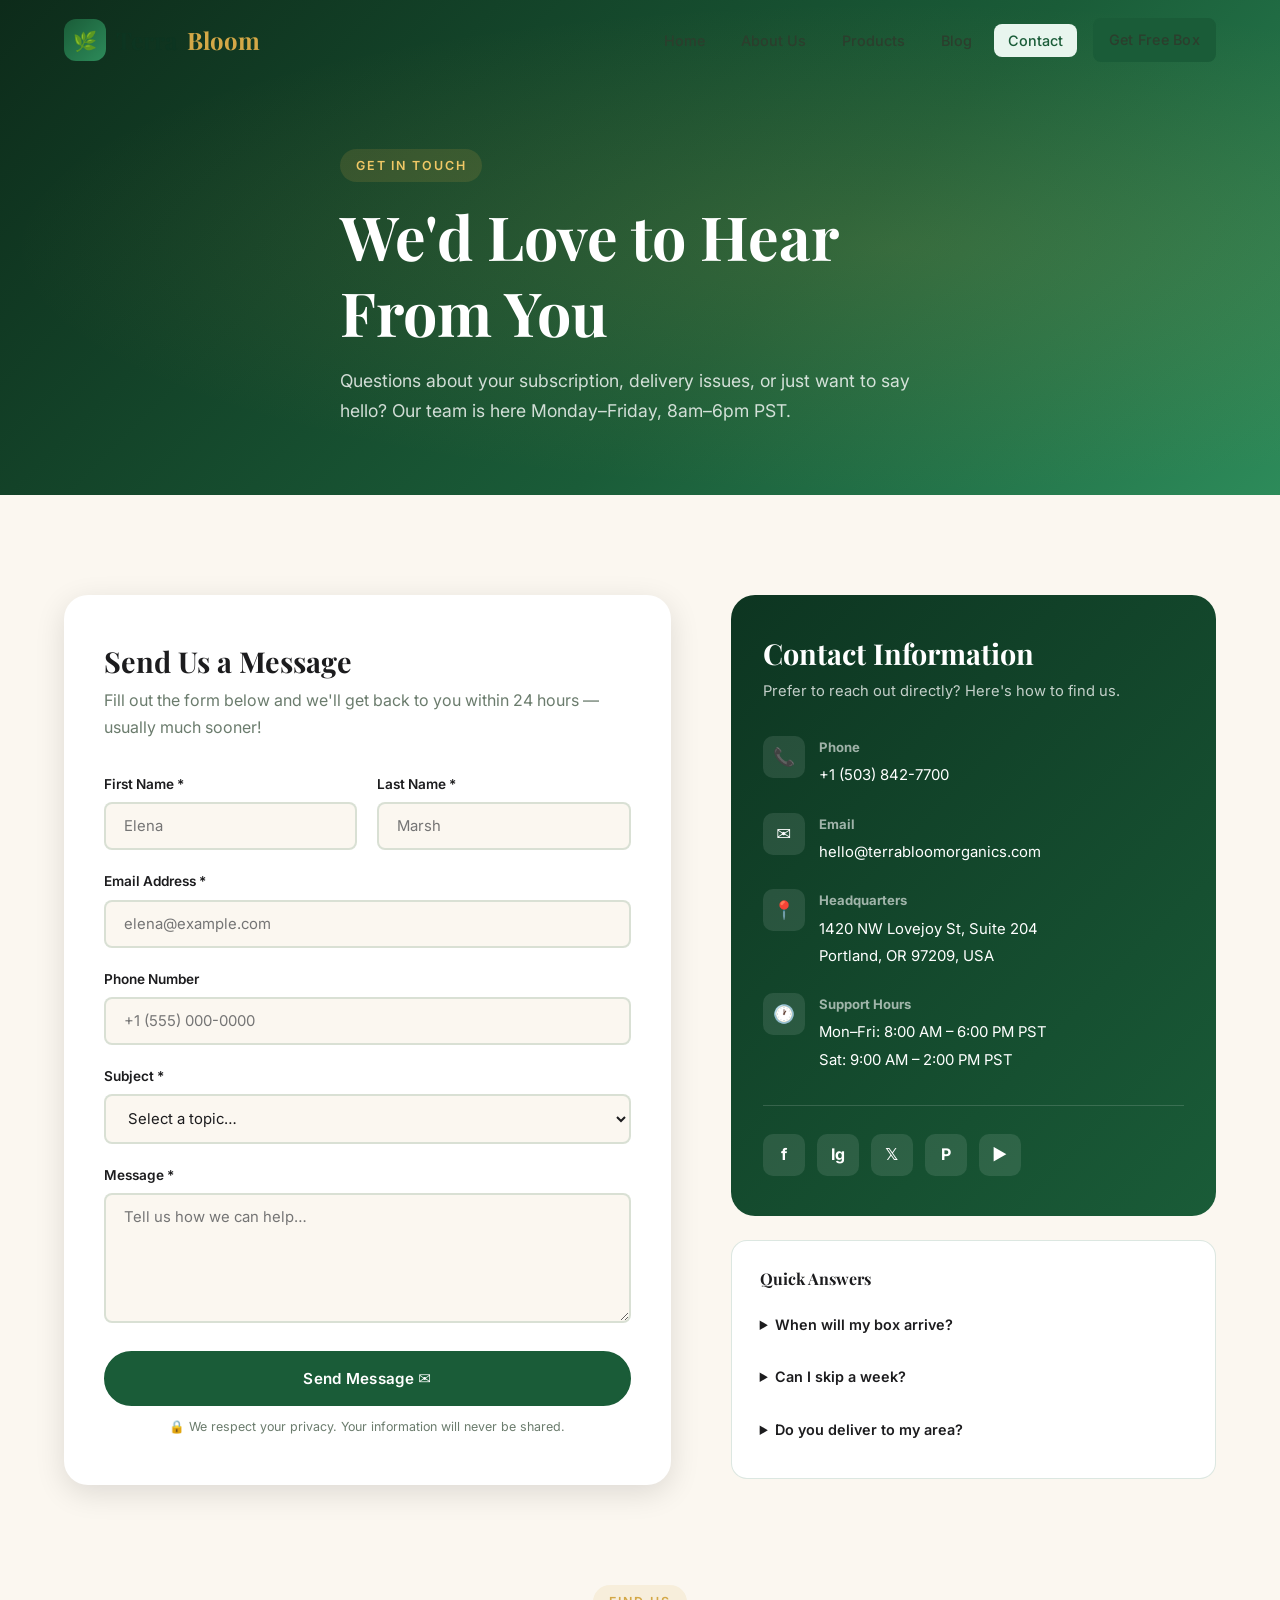
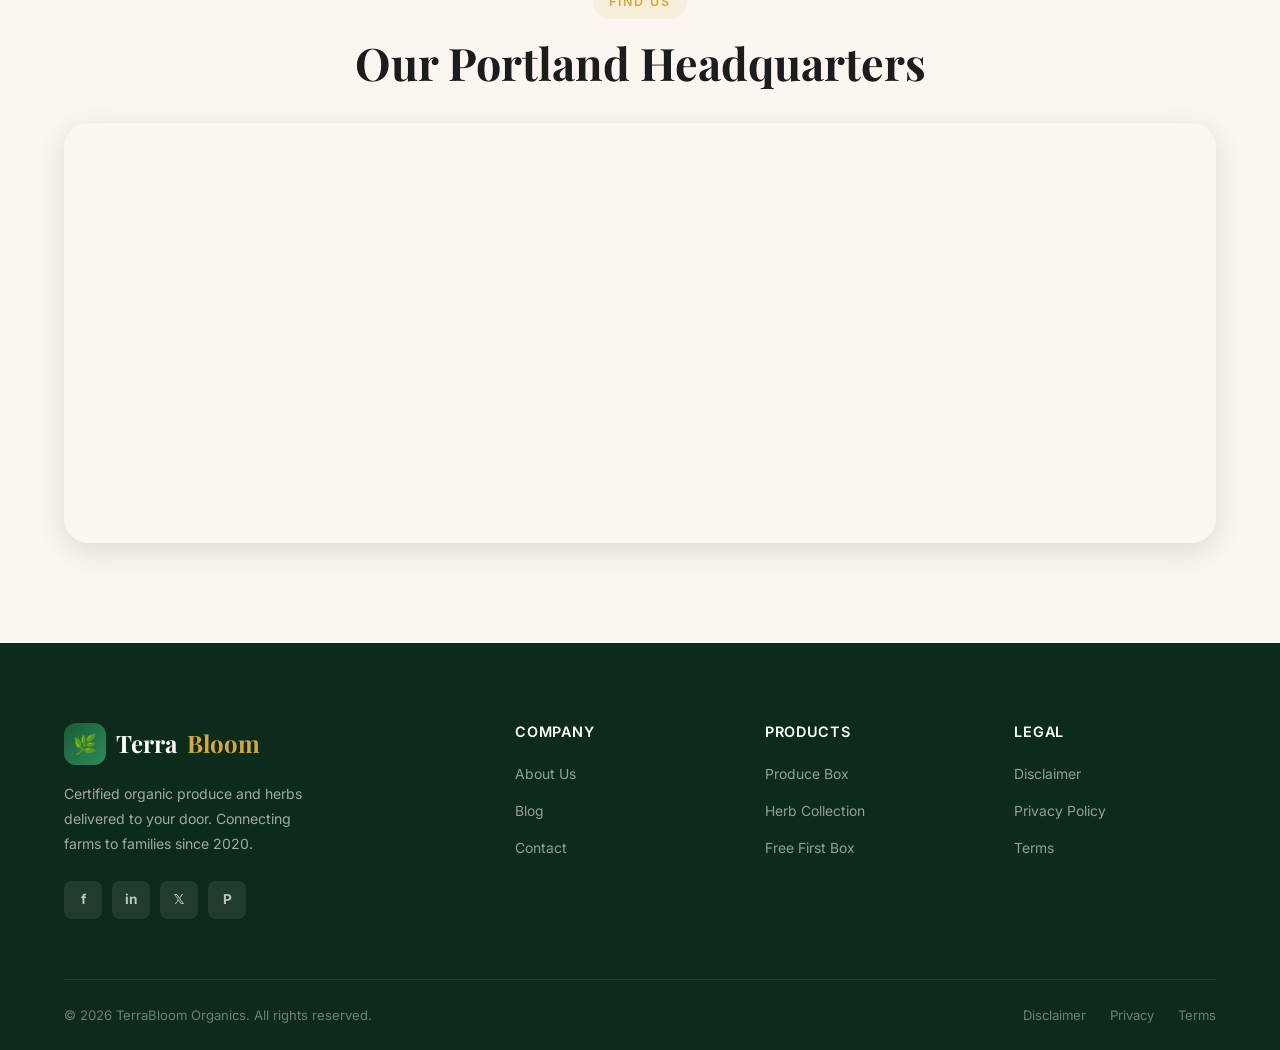
<file: terrabloom/contact.html>
<!DOCTYPE html>
<html lang="en">

<head>
    <meta charset="UTF-8" />
    <meta name="viewport" content="width=device-width, initial-scale=1.0" />
    <title>Contact Us — TerraBloom Organics</title>
    <meta name="description"
        content="Get in touch with TerraBloom Organics. Contact us by phone, email, or our online form. We're here to help with deliveries, subscriptions, and any questions." />
    <link rel="stylesheet" href="css/styles.css" />
</head>

<body>

    <!-- Navigation -->
    <nav class="navbar scrolled" id="navbar">
        <div class="container navbar-inner">
            <a href="index.html" class="logo">
                <div class="logo-icon">🌿</div>Terra<span>Bloom</span>
            </a>
            <ul class="nav-links" id="nav-links">
                <li><a href="index.html">Home</a></li>
                <li><a href="about.html">About Us</a></li>
                <li><a href="services.html">Products</a></li>
                <li><a href="blog.html">Blog</a></li>
                <li><a href="contact.html" class="active">Contact</a></li>
                <li><a href="landing.html" class="btn btn-primary btn-sm nav-cta">Get Free Box</a></li>
            </ul>
            <button class="hamburger" id="hamburger" aria-label="Toggle menu" aria-expanded="false">
                <span></span><span></span><span></span>
            </button>
        </div>
    </nav>

    <!-- PAGE HERO -->
    <section class="page-hero">
        <div class="container page-hero-content">
            <span class="section-label">Get in Touch</span>
            <h1>We'd Love to Hear <br>From You</h1>
            <p>Questions about your subscription, delivery issues, or just want to say hello? Our team is here
                Monday–Friday, 8am–6pm PST.</p>
        </div>
    </section>

    <!-- CONTACT SECTION -->
    <section class="section" style="background:var(--bg);">
        <div class="container">
            <div class="contact-grid">

                <!-- FORM -->
                <div class="contact-form-card reveal">
                    <h3>Send Us a Message</h3>
                    <p>Fill out the form below and we'll get back to you within 24 hours — usually much sooner!</p>
                    <form id="contact-form" novalidate>
                        <div class="form-row">
                            <div class="form-group">
                                <label for="first-name">First Name *</label>
                                <input type="text" id="first-name" name="first-name" placeholder="Elena" required />
                            </div>
                            <div class="form-group">
                                <label for="last-name">Last Name *</label>
                                <input type="text" id="last-name" name="last-name" placeholder="Marsh" required />
                            </div>
                        </div>
                        <div class="form-group">
                            <label for="email">Email Address *</label>
                            <input type="email" id="email" name="email" placeholder="elena@example.com" required />
                        </div>
                        <div class="form-group">
                            <label for="phone">Phone Number</label>
                            <input type="tel" id="phone" name="phone" placeholder="+1 (555) 000-0000" />
                        </div>
                        <div class="form-group">
                            <label for="subject">Subject *</label>
                            <select id="subject" name="subject" required>
                                <option value="" disabled selected>Select a topic…</option>
                                <option value="delivery">Delivery Question</option>
                                <option value="subscription">Subscription &amp; Billing</option>
                                <option value="products">Product Information</option>
                                <option value="partnership">Farm Partnership</option>
                                <option value="media">Media &amp; Press</option>
                                <option value="other">Other</option>
                            </select>
                        </div>
                        <div class="form-group">
                            <label for="message">Message *</label>
                            <textarea id="message" name="message" placeholder="Tell us how we can help…"
                                required></textarea>
                        </div>
                        <button type="submit" class="btn btn-primary"
                            style="width:100%;justify-content:center;padding:16px;">
                            Send Message ✉️
                        </button>
                        <p style="font-size:0.78rem;color:var(--text-light);margin-top:10px;text-align:center;">
                            🔒 We respect your privacy. Your information will never be shared.
                        </p>
                    </form>
                </div>

                <!-- CONTACT INFO -->
                <div>
                    <div class="contact-info-card reveal">
                        <h3>Contact Information</h3>
                        <p>Prefer to reach out directly? Here's how to find us.</p>

                        <div class="contact-item">
                            <div class="contact-item-icon">📞</div>
                            <div class="contact-item-text">
                                <strong>Phone</strong>
                                <span>+1 (503) 842-7700</span>
                            </div>
                        </div>
                        <div class="contact-item">
                            <div class="contact-item-icon">✉️</div>
                            <div class="contact-item-text">
                                <strong>Email</strong>
                                <span>hello@terrabloomorganics.com</span>
                            </div>
                        </div>
                        <div class="contact-item">
                            <div class="contact-item-icon">📍</div>
                            <div class="contact-item-text">
                                <strong>Headquarters</strong>
                                <span>1420 NW Lovejoy St, Suite 204<br>Portland, OR 97209, USA</span>
                            </div>
                        </div>
                        <div class="contact-item">
                            <div class="contact-item-icon">🕐</div>
                            <div class="contact-item-text">
                                <strong>Support Hours</strong>
                                <span>Mon–Fri: 8:00 AM – 6:00 PM PST<br>Sat: 9:00 AM – 2:00 PM PST</span>
                            </div>
                        </div>

                        <div class="social-links">
                            <a href="#" class="social-link" aria-label="Facebook">f</a>
                            <a href="#" class="social-link" aria-label="Instagram">Ig</a>
                            <a href="#" class="social-link" aria-label="Twitter">𝕏</a>
                            <a href="#" class="social-link" aria-label="Pinterest">P</a>
                            <a href="#" class="social-link" aria-label="YouTube">▶</a>
                        </div>
                    </div>

                    <!-- FAQ snippet -->
                    <div style="margin-top:24px;background:var(--white);border-radius:var(--radius-md);padding:28px;border:1px solid var(--border);"
                        class="reveal">
                        <h4 style="margin-bottom:1rem;font-size:1rem;">Quick Answers</h4>
                        <details style="margin-bottom:12px;">
                            <summary
                                style="cursor:pointer;font-size:0.9rem;font-weight:600;color:var(--dark);padding:8px 0;">
                                When will my box arrive?</summary>
                            <p style="font-size:0.85rem;padding:8px 0 4px;padding-left:12px;">Deliveries are made
                                Tuesday–Saturday. You'll receive an email with a 2-hour arrival window the morning of
                                your delivery day.</p>
                        </details>
                        <details style="margin-bottom:12px;">
                            <summary
                                style="cursor:pointer;font-size:0.9rem;font-weight:600;color:var(--dark);padding:8px 0;">
                                Can I skip a week?</summary>
                            <p style="font-size:0.85rem;padding:8px 0 4px;padding-left:12px;">Absolutely! Log in to your
                                account and skip up to 4 weeks in a row, no fees. Just make sure to do it before 11:59
                                PM on Sunday.</p>
                        </details>
                        <details>
                            <summary
                                style="cursor:pointer;font-size:0.9rem;font-weight:600;color:var(--dark);padding:8px 0;">
                                Do you deliver to my area?</summary>
                            <p style="font-size:0.85rem;padding:8px 0 4px;padding-left:12px;">We currently serve the
                                Pacific Northwest, California, Texas, and the Midwest. Enter your ZIP code at checkout
                                to confirm availability.</p>
                        </details>
                    </div>
                </div>

            </div>
        </div>
    </section>

    <!-- MAP -->
    <section class="map-section section" style="padding-top:0;">
        <div class="container">
            <div class="text-center" style="margin-bottom:2rem;">
                <span class="section-label">Find Us</span>
                <h2 class="section-title">Our Portland Headquarters</h2>
            </div>
            <div class="map-container reveal">
                <iframe
                    src="https://www.google.com/maps/embed?pb=!1m18!1m12!1m3!1d2794.9862!2d-122.6900!3d45.5271!2m3!1f0!2f0!3f0!3m2!1i1024!2i768!4f13.1!3m3!1m2!1s0x5495a0abcda28c3d%3A0x6b2de4ef9a34e439!2sNW%20Lovejoy%20St%2C%20Portland%2C%20OR%2097209!5e0!3m2!1sen!2sus!4v1700000000000!5m2!1sen!2sus"
                    allowfullscreen="" loading="lazy" referrerpolicy="no-referrer-when-downgrade"
                    title="TerraBloom Organics HQ Location Map">
                </iframe>
            </div>
        </div>
    </section>

    <!-- FOOTER -->
    <footer class="footer">
        <div class="container">
            <div class="footer-grid">
                <div class="footer-brand">
                    <a href="index.html" class="logo">
                        <div class="logo-icon">🌿</div>Terra<span>Bloom</span>
                    </a>
                    <p>Certified organic produce and herbs delivered to your door. Connecting farms to families since
                        2020.</p>
                    <div class="footer-socials">
                        <a href="#" class="footer-social">f</a><a href="#" class="footer-social">in</a>
                        <a href="#" class="footer-social">𝕏</a><a href="#" class="footer-social">P</a>
                    </div>
                </div>
                <div class="footer-col">
                    <h5>Company</h5>
                    <ul>
                        <li><a href="about.html">About Us</a></li>
                        <li><a href="blog.html">Blog</a></li>
                        <li><a href="contact.html">Contact</a></li>
                    </ul>
                </div>
                <div class="footer-col">
                    <h5>Products</h5>
                    <ul>
                        <li><a href="services.html">Produce Box</a></li>
                        <li><a href="services.html">Herb Collection</a></li>
                        <li><a href="landing.html">Free First Box</a></li>
                    </ul>
                </div>
                <div class="footer-col">
                    <h5>Legal</h5>
                    <ul>
                        <li><a href="disclaimer.html">Disclaimer</a></li>
                        <li><a href="#">Privacy Policy</a></li>
                        <li><a href="#">Terms</a></li>
                    </ul>
                </div>
            </div>
            <div class="footer-bottom">
                <span>© 2026 TerraBloom Organics. All rights reserved.</span>
                <div class="footer-bottom-links"><a href="disclaimer.html">Disclaimer</a><a href="#">Privacy</a><a
                        href="#">Terms</a></div>
            </div>
        </div>
    </footer>

    <script src="js/main.js"></script>
</body>

</html>
</file>
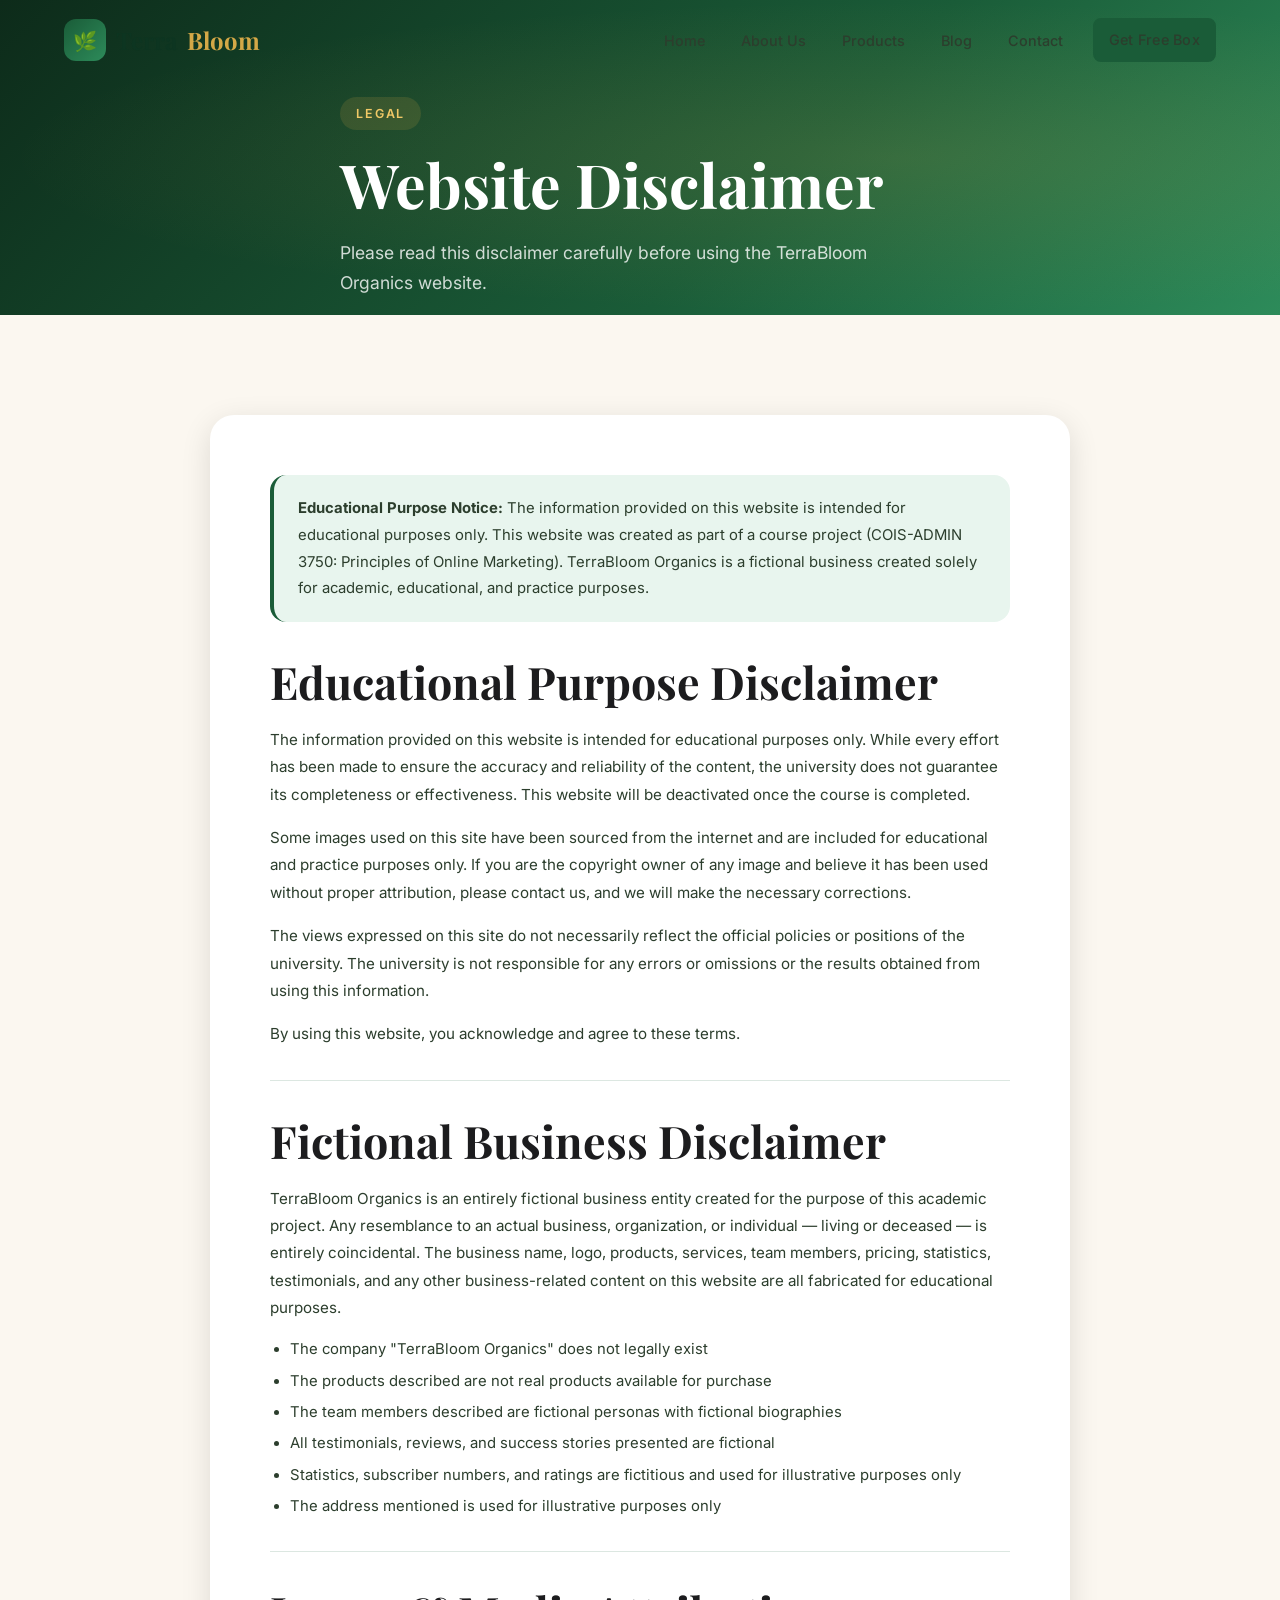
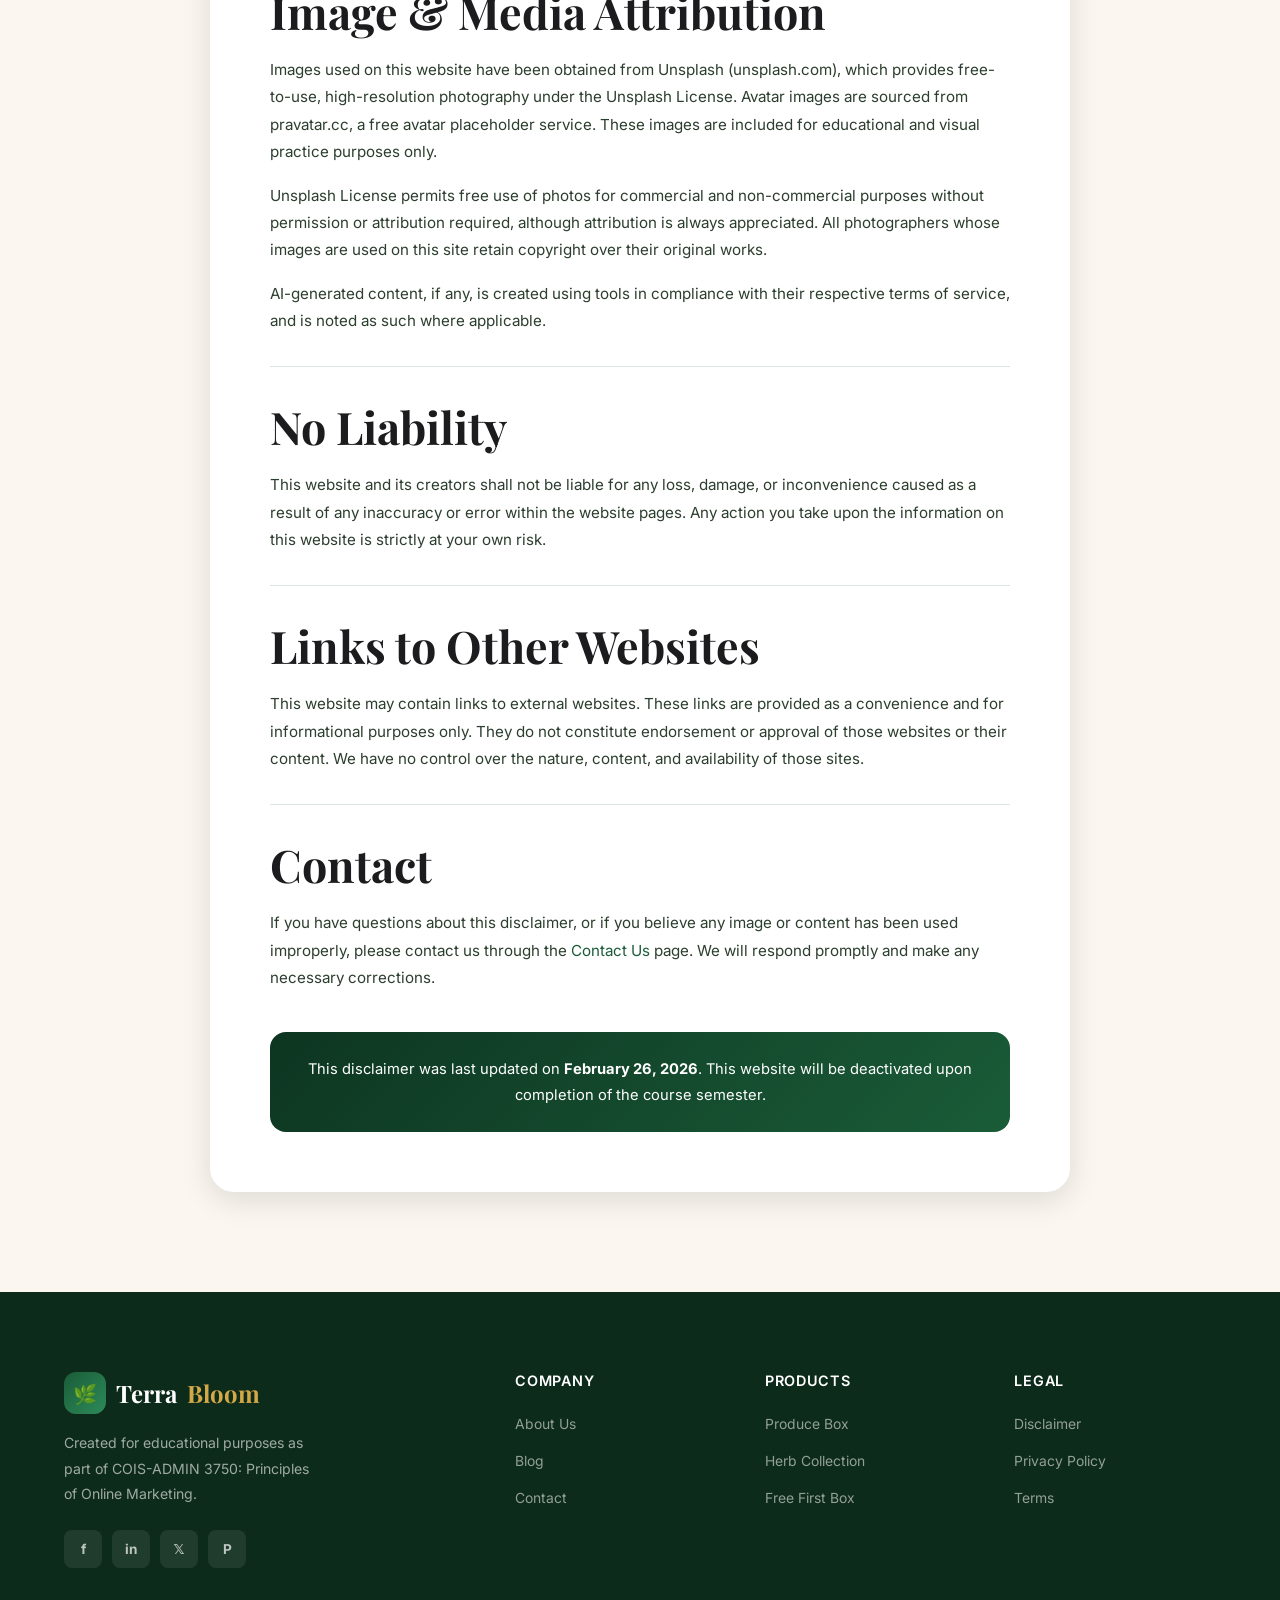
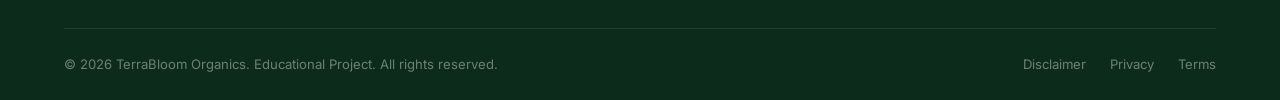
<file: terrabloom/disclaimer.html>
<!DOCTYPE html>
<html lang="en">

<head>
    <meta charset="UTF-8" />
    <meta name="viewport" content="width=device-width, initial-scale=1.0" />
    <title>Disclaimer — TerraBloom Organics</title>
    <meta name="description"
        content="Important disclaimer for TerraBloom Organics website. This site is created for educational purposes. Read our full disclaimer here." />
    <link rel="stylesheet" href="css/styles.css" />
</head>

<body>

    <!-- Navigation -->
    <nav class="navbar scrolled" id="navbar">
        <div class="container navbar-inner">
            <a href="index.html" class="logo">
                <div class="logo-icon">🌿</div>Terra<span>Bloom</span>
            </a>
            <ul class="nav-links" id="nav-links">
                <li><a href="index.html">Home</a></li>
                <li><a href="about.html">About Us</a></li>
                <li><a href="services.html">Products</a></li>
                <li><a href="blog.html">Blog</a></li>
                <li><a href="contact.html">Contact</a></li>
                <li><a href="landing.html" class="btn btn-primary btn-sm nav-cta">Get Free Box</a></li>
            </ul>
            <button class="hamburger" id="hamburger" aria-label="Toggle menu" aria-expanded="false">
                <span></span><span></span><span></span>
            </button>
        </div>
    </nav>

    <!-- PAGE HERO (minimal) -->
    <section class="page-hero" style="min-height:35vh;">
        <div class="container page-hero-content">
            <span class="section-label">Legal</span>
            <h1>Website Disclaimer</h1>
            <p>Please read this disclaimer carefully before using the TerraBloom Organics website.</p>
        </div>
    </section>

    <!-- DISCLAIMER CONTENT -->
    <section class="section" style="background:var(--bg);">
        <div class="container">
            <div class="disclaimer-content">

                <div
                    style="background:var(--accent);border-radius:var(--radius-md);padding:20px 24px;margin-bottom:2rem;border-left:4px solid var(--primary);">
                    <p style="margin:0;font-size:0.93rem;color:var(--text);"><strong>Educational Purpose
                            Notice:</strong> The information provided on this website is intended for educational
                        purposes only. This website was created as part of a course project (COIS-ADMIN 3750: Principles
                        of Online Marketing). TerraBloom Organics is a fictional business created solely for academic,
                        educational, and practice purposes.</p>
                </div>

                <h2>Educational Purpose Disclaimer</h2>
                <p>The information provided on this website is intended for educational purposes only. While every
                    effort has been made to ensure the accuracy and reliability of the content, the university does not
                    guarantee its completeness or effectiveness. This website will be deactivated once the course is
                    completed.</p>

                <p>Some images used on this site have been sourced from the internet and are included for educational
                    and practice purposes only. If you are the copyright owner of any image and believe it has been used
                    without proper attribution, please contact us, and we will make the necessary corrections.</p>

                <p>The views expressed on this site do not necessarily reflect the official policies or positions of the
                    university. The university is not responsible for any errors or omissions or the results obtained
                    from using this information.</p>

                <p>By using this website, you acknowledge and agree to these terms.</p>

                <div class="divider"></div>

                <h2>Fictional Business Disclaimer</h2>
                <p>TerraBloom Organics is an entirely fictional business entity created for the purpose of this academic
                    project. Any resemblance to an actual business, organization, or individual — living or deceased —
                    is entirely coincidental. The business name, logo, products, services, team members, pricing,
                    statistics, testimonials, and any other business-related content on this website are all fabricated
                    for educational purposes.</p>

                <ul>
                    <li>The company "TerraBloom Organics" does not legally exist</li>
                    <li>The products described are not real products available for purchase</li>
                    <li>The team members described are fictional personas with fictional biographies</li>
                    <li>All testimonials, reviews, and success stories presented are fictional</li>
                    <li>Statistics, subscriber numbers, and ratings are fictitious and used for illustrative purposes
                        only</li>
                    <li>The address mentioned is used for illustrative purposes only</li>
                </ul>

                <div class="divider"></div>

                <h2>Image &amp; Media Attribution</h2>
                <p>Images used on this website have been obtained from Unsplash (unsplash.com), which provides
                    free-to-use, high-resolution photography under the Unsplash License. Avatar images are sourced from
                    pravatar.cc, a free avatar placeholder service. These images are included for educational and visual
                    practice purposes only.</p>
                <p>Unsplash License permits free use of photos for commercial and non-commercial purposes without
                    permission or attribution required, although attribution is always appreciated. All photographers
                    whose images are used on this site retain copyright over their original works.</p>
                <p>AI-generated content, if any, is created using tools in compliance with their respective terms of
                    service, and is noted as such where applicable.</p>

                <div class="divider"></div>

                <h2>No Liability</h2>
                <p>This website and its creators shall not be liable for any loss, damage, or inconvenience caused as a
                    result of any inaccuracy or error within the website pages. Any action you take upon the information
                    on this website is strictly at your own risk.</p>

                <div class="divider"></div>

                <h2>Links to Other Websites</h2>
                <p>This website may contain links to external websites. These links are provided as a convenience and
                    for informational purposes only. They do not constitute endorsement or approval of those websites or
                    their content. We have no control over the nature, content, and availability of those sites.</p>

                <div class="divider"></div>

                <h2>Contact</h2>
                <p>If you have questions about this disclaimer, or if you believe any image or content has been used
                    improperly, please contact us through the <a href="contact.html"
                        style="color:var(--primary);">Contact Us</a> page. We will respond promptly and make any
                    necessary corrections.</p>

                <div
                    style="background:linear-gradient(135deg,var(--primary-dark),var(--primary));border-radius:var(--radius-md);padding:24px 28px;margin-top:2.5rem;text-align:center;">
                    <p style="color:white;margin:0;font-size:0.92rem;">This disclaimer was last updated on
                        <strong>February 26, 2026</strong>. This website will be deactivated upon completion of the
                        course semester.</p>
                </div>

            </div>
        </div>
    </section>

    <!-- FOOTER -->
    <footer class="footer">
        <div class="container">
            <div class="footer-grid">
                <div class="footer-brand">
                    <a href="index.html" class="logo">
                        <div class="logo-icon">🌿</div>Terra<span>Bloom</span>
                    </a>
                    <p>Created for educational purposes as part of COIS-ADMIN 3750: Principles of Online Marketing.</p>
                    <div class="footer-socials">
                        <a href="#" class="footer-social">f</a><a href="#" class="footer-social">in</a>
                        <a href="#" class="footer-social">𝕏</a><a href="#" class="footer-social">P</a>
                    </div>
                </div>
                <div class="footer-col">
                    <h5>Company</h5>
                    <ul>
                        <li><a href="about.html">About Us</a></li>
                        <li><a href="blog.html">Blog</a></li>
                        <li><a href="contact.html">Contact</a></li>
                    </ul>
                </div>
                <div class="footer-col">
                    <h5>Products</h5>
                    <ul>
                        <li><a href="services.html">Produce Box</a></li>
                        <li><a href="services.html">Herb Collection</a></li>
                        <li><a href="landing.html">Free First Box</a></li>
                    </ul>
                </div>
                <div class="footer-col">
                    <h5>Legal</h5>
                    <ul>
                        <li><a href="disclaimer.html">Disclaimer</a></li>
                        <li><a href="#">Privacy Policy</a></li>
                        <li><a href="#">Terms</a></li>
                    </ul>
                </div>
            </div>
            <div class="footer-bottom">
                <span>© 2026 TerraBloom Organics. Educational Project. All rights reserved.</span>
                <div class="footer-bottom-links">
                    <a href="disclaimer.html">Disclaimer</a>
                    <a href="#">Privacy</a>
                    <a href="#">Terms</a>
                </div>
            </div>
        </div>
    </footer>

    <script src="js/main.js"></script>
</body>

</html>
</file>
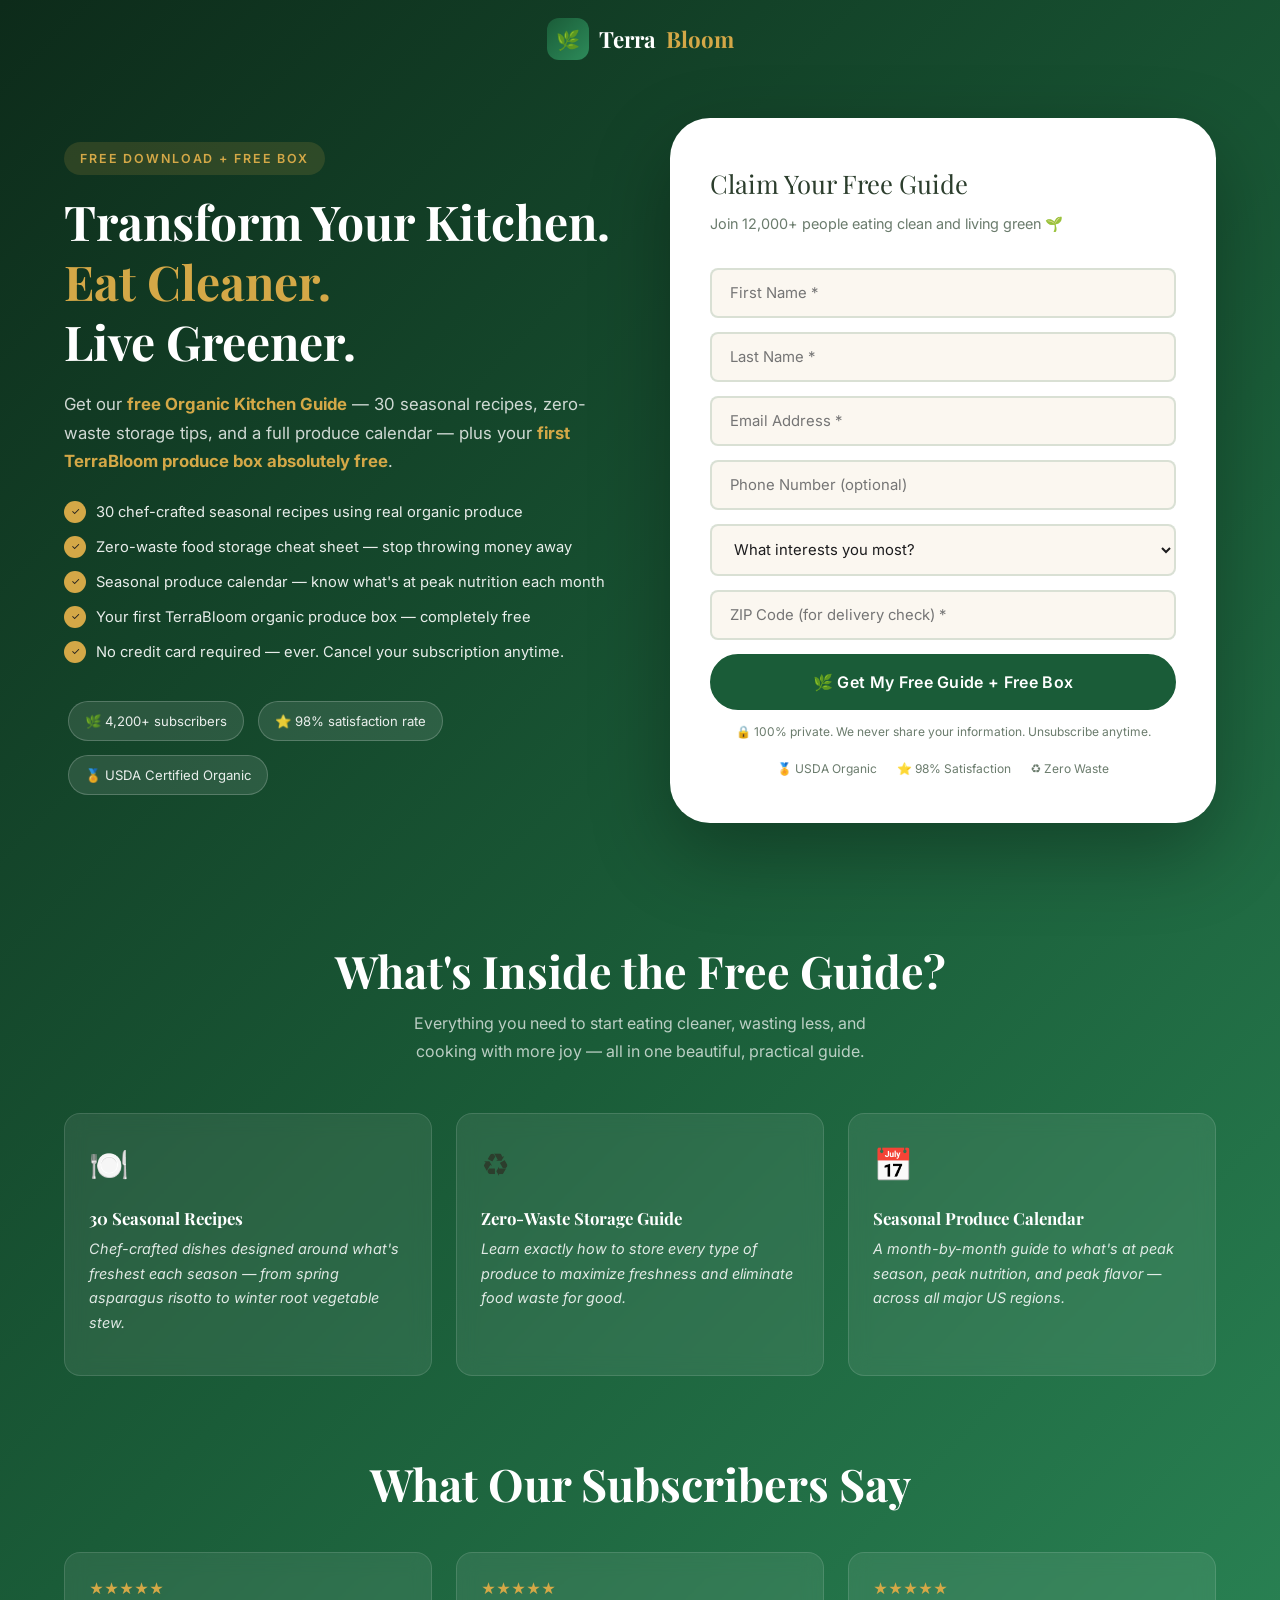
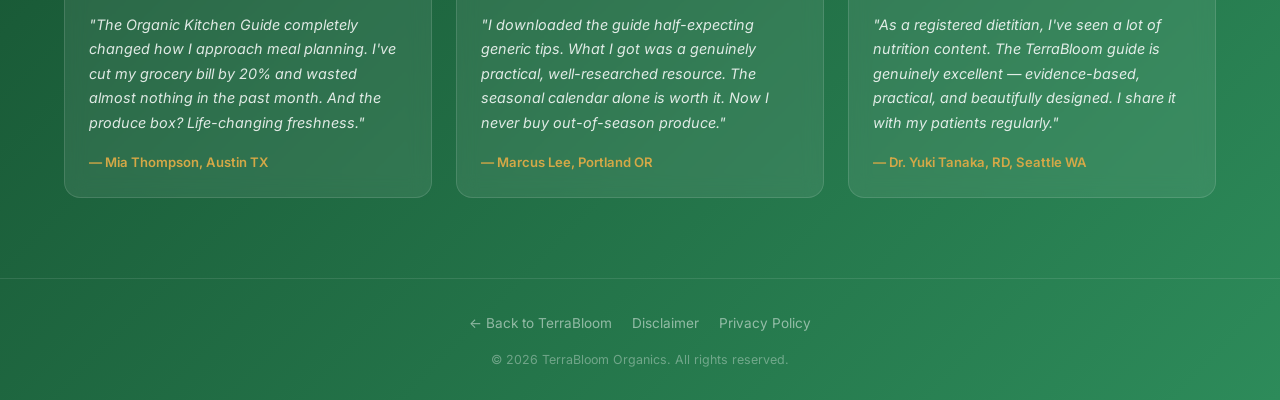
<file: terrabloom/landing.html>
<!DOCTYPE html>
<html lang="en">

<head>
    <meta charset="UTF-8" />
    <meta name="viewport" content="width=device-width, initial-scale=1.0" />
    <title>Get Your Free Organic Kitchen Guide — TerraBloom Organics</title>
    <meta name="description"
        content="Download TerraBloom's free Organic Kitchen Guide — 30 seasonal recipes, zero-waste storage tips, and a seasonal produce calendar. Claim your free first box too!" />
    <link rel="stylesheet" href="css/styles.css" />
    <style>
        body {
            background: linear-gradient(135deg, #0D2B1A 0%, #1A5C38 50%, #2D8B5A 100%);
        }

        .landing-nav-inner {
            display: flex;
            align-items: center;
            justify-content: center;
            padding: 20px;
        }

        .landing-wrapper {
            max-width: 1200px;
            margin: 0 auto;
            padding: 0 24px;
        }

        .ebook-visual {
            background: rgba(255, 255, 255, 0.07);
            border: 1px solid rgba(255, 255, 255, 0.15);
            border-radius: var(--radius-xl);
            padding: 48px 36px;
            text-align: center;
            backdrop-filter: blur(10px);
            margin-top: 2rem;
        }

        .ebook-cover {
            background: linear-gradient(135deg, var(--secondary), #E8B800);
            border-radius: var(--radius-md);
            padding: 32px 24px;
            margin: 0 auto 2rem;
            max-width: 260px;
            box-shadow: 0 20px 50px rgba(0, 0, 0, 0.3);
        }

        .ebook-cover h2 {
            color: var(--dark);
            font-size: 1.3rem;
            margin-bottom: 0.4rem;
        }

        .ebook-cover p {
            color: rgba(28, 28, 30, 0.75);
            font-size: 0.85rem;
        }

        .ebook-cover .ebook-icon {
            font-size: 3rem;
            margin-bottom: 1rem;
        }

        .stat-pill {
            display: inline-flex;
            align-items: center;
            gap: 6px;
            background: rgba(255, 255, 255, 0.1);
            border: 1px solid rgba(255, 255, 255, 0.2);
            border-radius: 50px;
            padding: 8px 16px;
            font-size: 0.82rem;
            color: rgba(255, 255, 255, 0.9);
            margin: 4px;
        }
    </style>
</head>

<body>

    <!-- Minimal Nav -->
    <nav style="padding:18px 0;text-align:center;">
        <a href="index.html" class="logo"
            style="display:inline-flex;align-items:center;gap:10px;font-family:var(--font-heading);font-size:1.4rem;font-weight:700;color:white;">
            <div class="logo-icon">🌿</div>
            Terra<span style="color:var(--secondary);">Bloom</span>
        </a>
    </nav>

    <!-- LANDING HERO -->
    <section style="padding:20px 0 60px;">
        <div class="landing-wrapper">
            <div class="landing-hero" style="padding:20px 0 60px;">

                <!-- COPY -->
                <div class="landing-copy">
                    <span class="section-label">Free Download + Free Box</span>
                    <h1>
                        Transform Your Kitchen.<br>
                        <em>Eat Cleaner.</em><br>
                        Live Greener.
                    </h1>
                    <p style="font-size:1.05rem;">Get our <strong style="color:var(--secondary);">free Organic Kitchen
                            Guide</strong> — 30 seasonal recipes, zero-waste storage tips, and a full produce calendar —
                        plus your <strong style="color:var(--secondary);">first TerraBloom produce box absolutely
                            free</strong>.</p>

                    <div class="landing-benefits">
                        <div class="landing-benefit">
                            <div class="benefit-check">✓</div>
                            <span>30 chef-crafted seasonal recipes using real organic produce</span>
                        </div>
                        <div class="landing-benefit">
                            <div class="benefit-check">✓</div>
                            <span>Zero-waste food storage cheat sheet — stop throwing money away</span>
                        </div>
                        <div class="landing-benefit">
                            <div class="benefit-check">✓</div>
                            <span>Seasonal produce calendar — know what's at peak nutrition each month</span>
                        </div>
                        <div class="landing-benefit">
                            <div class="benefit-check">✓</div>
                            <span>Your first TerraBloom organic produce box — completely free</span>
                        </div>
                        <div class="landing-benefit">
                            <div class="benefit-check">✓</div>
                            <span>No credit card required — ever. Cancel your subscription anytime.</span>
                        </div>
                    </div>

                    <div style="display:flex;flex-wrap:wrap;gap:6px;margin-top:1.5rem;">
                        <div class="stat-pill">🌿 4,200+ subscribers</div>
                        <div class="stat-pill">⭐ 98% satisfaction rate</div>
                        <div class="stat-pill">🏅 USDA Certified Organic</div>
                    </div>
                </div>

                <!-- FORM CARD -->
                <div class="landing-form-card">
                    <div class="form-title">Claim Your Free Guide</div>
                    <div class="form-sub">Join 12,000+ people eating clean and living green 🌱</div>

                    <form id="landing-form" novalidate>
                        <input type="text" id="lf-first" name="first-name" placeholder="First Name *" required />
                        <input type="text" id="lf-last" name="last-name" placeholder="Last Name *" required />
                        <input type="email" id="lf-email" name="email" placeholder="Email Address *" required />
                        <input type="tel" id="lf-phone" name="phone" placeholder="Phone Number (optional)" />
                        <select id="lf-interest" name="interest" style="margin-bottom:14px;">
                            <option value="" disabled selected>What interests you most?</option>
                            <option value="both">Both — Produce Box + Herb Collection</option>
                            <option value="produce">Weekly Organic Produce Box</option>
                            <option value="herbs">Gourmet Herb &amp; Spice Collection</option>
                            <option value="guide-only">Just the Free Guide for Now</option>
                        </select>
                        <input type="text" id="lf-zip" name="zip" placeholder="ZIP Code (for delivery check) *"
                            required />
                        <button type="submit" id="landing-submit" class="btn btn-primary btn-lg">
                            🌿 Get My Free Guide + Free Box
                        </button>
                    </form>

                    <p class="privacy-note">🔒 100% private. We never share your information. Unsubscribe anytime.</p>
                    <div class="trust-badges">
                        <div class="trust-badge">🏅 USDA Organic</div>
                        <div class="trust-badge">⭐ 98% Satisfaction</div>
                        <div class="trust-badge">♻️ Zero Waste</div>
                    </div>
                </div>

            </div>
        </div>
    </section>

    <!-- EBOOK VISUAL + WHAT'S INSIDE -->
    <section style="padding:0 0 80px;">
        <div class="landing-wrapper">
            <div style="text-align:center;margin-bottom:3rem;">
                <h2 style="color:white;margin-bottom:0.7rem;">What's Inside the Free Guide?</h2>
                <p style="color:rgba(255,255,255,0.7);max-width:500px;margin:0 auto;">Everything you need to start
                    eating cleaner, wasting less, and cooking with more joy — all in one beautiful, practical guide.</p>
            </div>
            <div class="landing-sp-grid">
                <div class="landing-sp-card">
                    <div style="font-size:2rem;margin-bottom:1rem;">🍽️</div>
                    <h4 style="color:white;margin-bottom:0.5rem;font-size:1.05rem;">30 Seasonal Recipes</h4>
                    <p>Chef-crafted dishes designed around what's freshest each season — from spring asparagus risotto
                        to winter root vegetable stew.</p>
                </div>
                <div class="landing-sp-card">
                    <div style="font-size:2rem;margin-bottom:1rem;">♻️</div>
                    <h4 style="color:white;margin-bottom:0.5rem;font-size:1.05rem;">Zero-Waste Storage Guide</h4>
                    <p>Learn exactly how to store every type of produce to maximize freshness and eliminate food waste
                        for good.</p>
                </div>
                <div class="landing-sp-card">
                    <div style="font-size:2rem;margin-bottom:1rem;">📅</div>
                    <h4 style="color:white;margin-bottom:0.5rem;font-size:1.05rem;">Seasonal Produce Calendar</h4>
                    <p>A month-by-month guide to what's at peak season, peak nutrition, and peak flavor — across all
                        major US regions.</p>
                </div>
            </div>
        </div>
    </section>

    <!-- SOCIAL PROOF -->
    <section style="padding:0 0 80px;">
        <div class="landing-wrapper">
            <div style="text-align:center;margin-bottom:2.5rem;">
                <h2 style="color:white;margin-bottom:0.5rem;">What Our Subscribers Say</h2>
            </div>
            <div class="landing-sp-grid">
                <div class="landing-sp-card">
                    <div class="stars" style="color:var(--secondary);margin-bottom:0.7rem;">★★★★★</div>
                    <p>"The Organic Kitchen Guide completely changed how I approach meal planning. I've cut my grocery
                        bill by 20% and wasted almost nothing in the past month. And the produce box? Life-changing
                        freshness."</p>
                    <div class="sp-name">— Mia Thompson, Austin TX</div>
                </div>
                <div class="landing-sp-card">
                    <div class="stars" style="color:var(--secondary);margin-bottom:0.7rem;">★★★★★</div>
                    <p>"I downloaded the guide half-expecting generic tips. What I got was a genuinely practical,
                        well-researched resource. The seasonal calendar alone is worth it. Now I never buy out-of-season
                        produce."</p>
                    <div class="sp-name">— Marcus Lee, Portland OR</div>
                </div>
                <div class="landing-sp-card">
                    <div class="stars" style="color:var(--secondary);margin-bottom:0.7rem;">★★★★★</div>
                    <p>"As a registered dietitian, I've seen a lot of nutrition content. The TerraBloom guide is
                        genuinely excellent — evidence-based, practical, and beautifully designed. I share it with my
                        patients regularly."</p>
                    <div class="sp-name">— Dr. Yuki Tanaka, RD, Seattle WA</div>
                </div>
            </div>
        </div>
    </section>

    <!-- FOOTER MINI -->
    <div style="text-align:center;padding:30px 24px;border-top:1px solid rgba(255,255,255,0.1);">
        <a href="index.html" style="color:rgba(255,255,255,0.5);font-size:0.85rem;margin-right:16px;">← Back to
            TerraBloom</a>
        <a href="disclaimer.html"
            style="color:rgba(255,255,255,0.5);font-size:0.85rem;margin-right:16px;">Disclaimer</a>
        <a href="#" style="color:rgba(255,255,255,0.5);font-size:0.85rem;">Privacy Policy</a>
        <p style="color:rgba(255,255,255,0.35);font-size:0.78rem;margin-top:12px;">© 2026 TerraBloom Organics. All
            rights reserved.</p>
    </div>

    <script src="js/main.js"></script>
</body>

</html>
</file>
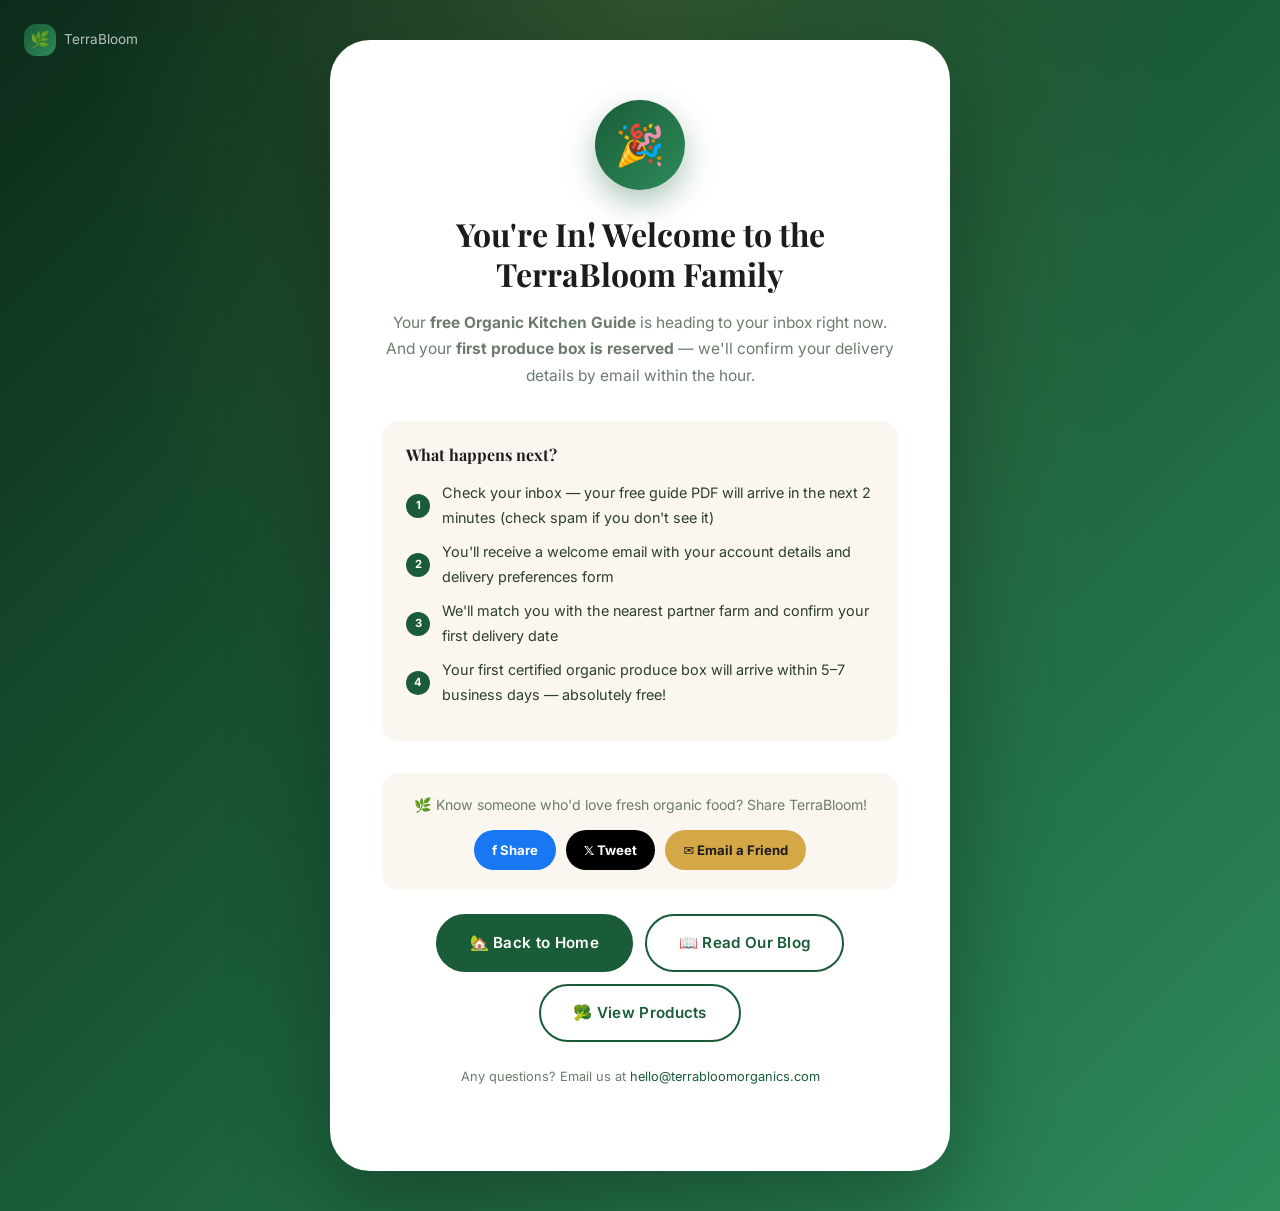
<file: terrabloom/thankyou.html>
<!DOCTYPE html>
<html lang="en">

<head>
    <meta charset="UTF-8" />
    <meta name="viewport" content="width=device-width, initial-scale=1.0" />
    <title>Thank You! — TerraBloom Organics</title>
    <meta name="description"
        content="Thank you for joining TerraBloom! Your free Organic Kitchen Guide and first produce box are on their way." />
    <link rel="stylesheet" href="css/styles.css" />
    <style>
        .thankyou-page {
            background: linear-gradient(135deg, #0D2B1A 0%, #1A5C38 50%, #2D8B5A 100%);
            min-height: 100vh;
            display: flex;
            flex-direction: column;
            align-items: center;
            justify-content: center;
            padding: 40px 24px;
            position: relative;
        }

        .thankyou-page::before {
            content: '';
            position: absolute;
            inset: 0;
            background: radial-gradient(ellipse at 50% 0%, rgba(212, 168, 71, 0.15), transparent 60%);
        }

        .confetti {
            position: fixed;
            top: 0;
            left: 0;
            right: 0;
            height: 100vh;
            pointer-events: none;
            z-index: 0;
            overflow: hidden;
        }

        .confetti-piece {
            position: absolute;
            width: 8px;
            height: 16px;
            top: -20px;
            border-radius: 3px;
            animation: confettiFall linear forwards;
        }

        @keyframes confettiFall {
            to {
                transform: translateY(110vh) rotate(720deg);
                opacity: 0;
            }
        }

        @keyframes popIn {
            0% {
                transform: scale(0.5);
                opacity: 0;
            }

            70% {
                transform: scale(1.1);
            }

            100% {
                transform: scale(1);
                opacity: 1;
            }
        }

        .thankyou-card {
            animation: popIn 0.6s cubic-bezier(0.34, 1.56, 0.64, 1) both;
            position: relative;
            z-index: 1;
        }

        .share-box {
            background: var(--bg);
            border-radius: var(--radius-md);
            padding: 20px 24px;
            margin: 1.5rem 0;
            text-align: center;
        }

        .share-box p {
            font-size: 0.88rem;
            margin-bottom: 0.8rem;
        }

        .share-buttons {
            display: flex;
            gap: 10px;
            justify-content: center;
            flex-wrap: wrap;
        }

        .share-btn {
            padding: 9px 18px;
            border-radius: 50px;
            font-size: 0.82rem;
            font-weight: 700;
            cursor: pointer;
            border: none;
            text-decoration: none;
            display: inline-flex;
            align-items: center;
            gap: 5px;
        }
    </style>
</head>

<body>

    <!-- Confetti -->
    <div class="confetti" id="confetti"></div>

    <div class="thankyou-page">
        <a href="index.html"
            style="position:absolute;top:24px;left:24px;display:flex;align-items:center;gap:8px;color:rgba(255,255,255,0.7);font-size:0.85rem;z-index:2;">
            <div class="logo-icon" style="width:32px;height:32px;font-size:1rem;">🌿</div>
            TerraBloom
        </a>

        <div class="thankyou-card">
            <div class="thankyou-icon">🎉</div>
            <h1>You're In! Welcome to the TerraBloom Family</h1>
            <p>Your <strong>free Organic Kitchen Guide</strong> is heading to your inbox right now. And your
                <strong>first produce box is reserved</strong> — we'll confirm your delivery details by email within the
                hour.</p>

            <div class="next-steps">
                <h4>What happens next?</h4>
                <div class="next-step-item">
                    <div class="step-bullet">1</div>
                    <span>Check your inbox — your free guide PDF will arrive in the next 2 minutes (check spam if you
                        don't see it)</span>
                </div>
                <div class="next-step-item">
                    <div class="step-bullet">2</div>
                    <span>You'll receive a welcome email with your account details and delivery preferences form</span>
                </div>
                <div class="next-step-item">
                    <div class="step-bullet">3</div>
                    <span>We'll match you with the nearest partner farm and confirm your first delivery date</span>
                </div>
                <div class="next-step-item">
                    <div class="step-bullet">4</div>
                    <span>Your first certified organic produce box will arrive within 5–7 business days — absolutely
                        free!</span>
                </div>
            </div>

            <div class="share-box">
                <p>🌿 Know someone who'd love fresh organic food? Share TerraBloom!</p>
                <div class="share-buttons">
                    <a href="https://www.facebook.com/sharer/sharer.php?u=https://terrabloomorganics.com"
                        target="_blank" rel="noopener" class="share-btn" style="background:#1877F2;color:white;">f
                        Share</a>
                    <a href="https://twitter.com/intent/tweet?text=Just%20got%20a%20free%20organic%20box%20from%20TerraBloom!%20🌿&url=https://terrabloomorganics.com"
                        target="_blank" rel="noopener" class="share-btn" style="background:#000;color:white;">𝕏
                        Tweet</a>
                    <a href="mailto:?subject=You%20should%20try%20TerraBloom!&body=I%20just%20signed%20up%20for%20a%20free%20organic%20produce%20box%20from%20TerraBloom.%20You%20should%20try%20it!%20https://terrabloomorganics.com"
                        class="share-btn" style="background:#D4A847;color:#1C1C1E;">✉️ Email a Friend</a>
                </div>
            </div>

            <div class="thankyou-actions">
                <a href="index.html" class="btn btn-primary">🏡 Back to Home</a>
                <a href="blog.html" class="btn btn-outline">📖 Read Our Blog</a>
                <a href="services.html" class="btn btn-outline">🥦 View Products</a>
            </div>

            <p style="font-size:0.8rem;color:var(--text-light);margin-top:1.5rem;text-align:center;">
                Any questions? Email us at <a href="mailto:hello@terrabloomorganics.com"
                    style="color:var(--primary);">hello@terrabloomorganics.com</a>
            </p>
        </div>
    </div>

    <script src="js/main.js"></script>
    <script>
        // Generate confetti
        const confetti = document.getElementById('confetti');
        const colors = ['#1A5C38', '#D4A847', '#2D8B5A', '#E8F5EE', '#F0C866', '#52B788'];
        for (let i = 0; i < 80; i++) {
            const piece = document.createElement('div');
            piece.className = 'confetti-piece';
            piece.style.left = Math.random() * 100 + 'vw';
            piece.style.background = colors[Math.floor(Math.random() * colors.length)];
            piece.style.animationDuration = (Math.random() * 3 + 2) + 's';
            piece.style.animationDelay = (Math.random() * 2) + 's';
            piece.style.transform = `rotate(${Math.random() * 360}deg)`;
            piece.style.opacity = Math.random() * 0.6 + 0.4;
            confetti.appendChild(piece);
        }
    </script>
</body>

</html>
</file>
<file: terrabloom/css/styles.css>
/* =====================================================
   TerraBloom Organics — Main Stylesheet
   ===================================================== */

@import url('https://fonts.googleapis.com/css2?family=Playfair+Display:ital,wght@0,400;0,600;0,700;1,400&family=Inter:wght@300;400;500;600;700&display=swap');

/* ---- CSS Variables ---- */
:root {
  --primary: #1A5C38;
  --primary-light: #2D8B5A;
  --primary-dark: #0D3521;
  --secondary: #D4A847;
  --secondary-light: #F0C866;
  --accent: #E8F5EE;
  --dark: #1C1C1E;
  --text: #2C3E2D;
  --text-light: #6B7C6D;
  --bg: #FBF7F0;
  --bg-dark: #0D2B1A;
  --white: #FFFFFF;
  --border: rgba(26, 92, 56, 0.15);
  --shadow-sm: 0 2px 8px rgba(0, 0, 0, 0.08);
  --shadow-md: 0 8px 30px rgba(0, 0, 0, 0.12);
  --shadow-lg: 0 20px 60px rgba(0, 0, 0, 0.15);
  --radius-sm: 8px;
  --radius-md: 16px;
  --radius-lg: 24px;
  --radius-xl: 40px;
  --transition: 0.35s cubic-bezier(0.4, 0, 0.2, 1);
  --font-heading: 'Playfair Display', Georgia, serif;
  --font-body: 'Inter', system-ui, sans-serif;
}

/* ---- Reset & Base ---- */
*,
*::before,
*::after {
  box-sizing: border-box;
  margin: 0;
  padding: 0;
}

html {
  scroll-behavior: smooth;
  font-size: 16px;
}

body {
  font-family: var(--font-body);
  background-color: var(--bg);
  color: var(--text);
  line-height: 1.7;
  overflow-x: hidden;
}

img {
  max-width: 100%;
  height: auto;
  display: block;
}

a {
  color: inherit;
  text-decoration: none;
}

ul {
  list-style: none;
}

/* ---- Typography ---- */
h1,
h2,
h3,
h4,
h5 {
  font-family: var(--font-heading);
  line-height: 1.25;
  color: var(--dark);
}

h1 {
  font-size: clamp(2.2rem, 5vw, 3.8rem);
}

h2 {
  font-size: clamp(1.8rem, 3.5vw, 2.8rem);
}

h3 {
  font-size: clamp(1.3rem, 2.5vw, 1.8rem);
}

h4 {
  font-size: 1.2rem;
}

p {
  font-size: 1rem;
  color: var(--text-light);
}

.section-label {
  display: inline-block;
  font-size: 0.78rem;
  font-weight: 600;
  letter-spacing: 0.15em;
  text-transform: uppercase;
  color: var(--secondary);
  background: rgba(212, 168, 71, 0.12);
  padding: 6px 16px;
  border-radius: 50px;
  margin-bottom: 1rem;
}

.section-title {
  margin-bottom: 1rem;
}

.section-desc {
  max-width: 600px;
  margin: 0 auto 3rem;
  text-align: center;
  font-size: 1.05rem;
}

/* ---- Buttons ---- */
.btn {
  display: inline-flex;
  align-items: center;
  gap: 8px;
  padding: 14px 32px;
  border-radius: 50px;
  font-family: var(--font-body);
  font-weight: 600;
  font-size: 0.95rem;
  cursor: pointer;
  border: 2px solid transparent;
  transition: var(--transition);
  letter-spacing: 0.02em;
  text-decoration: none;
}

.btn-primary {
  background: var(--primary);
  color: var(--white);
  border-color: var(--primary);
}

.btn-primary:hover {
  background: var(--primary-light);
  border-color: var(--primary-light);
  transform: translateY(-2px);
  box-shadow: 0 8px 24px rgba(26, 92, 56, 0.35);
}

.btn-secondary {
  background: var(--secondary);
  color: var(--dark);
  border-color: var(--secondary);
}

.btn-secondary:hover {
  background: var(--secondary-light);
  border-color: var(--secondary-light);
  transform: translateY(-2px);
  box-shadow: 0 8px 24px rgba(212, 168, 71, 0.4);
}

.btn-outline {
  background: transparent;
  color: var(--primary);
  border-color: var(--primary);
}

.btn-outline:hover {
  background: var(--primary);
  color: var(--white);
  transform: translateY(-2px);
}

.btn-white {
  background: var(--white);
  color: var(--primary);
  border-color: var(--white);
}

.btn-white:hover {
  background: var(--accent);
  transform: translateY(-2px);
  box-shadow: 0 8px 24px rgba(0, 0, 0, 0.15);
}

.btn-lg {
  padding: 18px 42px;
  font-size: 1.05rem;
}

.btn-sm {
  padding: 10px 22px;
  font-size: 0.85rem;
}

/* ---- Layout ---- */
.container {
  max-width: 1200px;
  margin: 0 auto;
  padding: 0 24px;
}

.section {
  padding: 100px 0;
}

.text-center {
  text-align: center;
}

/* ===================================================
   NAVIGATION
   =================================================== */
.navbar {
  position: fixed;
  top: 0;
  left: 0;
  right: 0;
  z-index: 1000;
  padding: 18px 0;
  transition: var(--transition);
}

.navbar.scrolled {
  background: rgba(253, 247, 240, 0.97);
  backdrop-filter: blur(20px);
  -webkit-backdrop-filter: blur(20px);
  padding: 12px 0;
  box-shadow: 0 4px 20px rgba(0, 0, 0, 0.1);
}

.navbar-inner {
  display: flex;
  align-items: center;
  justify-content: space-between;
}

.logo {
  display: flex;
  align-items: center;
  gap: 10px;
  font-family: var(--font-heading);
  font-size: 1.5rem;
  font-weight: 700;
  color: var(--primary-dark);
}

.logo-icon {
  width: 42px;
  height: 42px;
  background: linear-gradient(135deg, var(--primary), var(--primary-light));
  border-radius: 12px;
  display: flex;
  align-items: center;
  justify-content: center;
  color: white;
  font-size: 1.2rem;
}

.logo span {
  color: var(--secondary);
}

.nav-links {
  display: flex;
  align-items: center;
  gap: 8px;
}

.nav-links a {
  font-size: 0.9rem;
  font-weight: 500;
  padding: 8px 14px;
  border-radius: 8px;
  color: var(--text);
  transition: var(--transition);
}

.nav-links a:hover,
.nav-links a.active {
  color: var(--primary);
  background: var(--accent);
}

.nav-cta {
  margin-left: 8px;
}

.hamburger {
  display: none;
  flex-direction: column;
  gap: 5px;
  cursor: pointer;
  padding: 8px;
  background: none;
  border: none;
}

.hamburger span {
  display: block;
  width: 24px;
  height: 2px;
  background: var(--primary-dark);
  border-radius: 2px;
  transition: var(--transition);
}

/* ===================================================
   HERO — HOME
   =================================================== */
.hero {
  min-height: 100vh;
  display: flex;
  align-items: center;
  position: relative;
  overflow: hidden;
  background: linear-gradient(135deg, #0D2B1A 0%, #1A5C38 50%, #2D8B5A 100%);
}

.hero::before {
  content: '';
  position: absolute;
  inset: 0;
  background: url('https://images.unsplash.com/photo-1488459716781-31db52582fe9?w=1600&q=80') center/cover no-repeat;
  opacity: 0.18;
}

.hero-blob {
  position: absolute;
  border-radius: 50%;
  filter: blur(80px);
  pointer-events: none;
}

.hero-blob-1 {
  width: 500px;
  height: 500px;
  top: -100px;
  right: -100px;
  background: rgba(212, 168, 71, 0.25);
}

.hero-blob-2 {
  width: 400px;
  height: 400px;
  bottom: -100px;
  left: -50px;
  background: rgba(45, 139, 90, 0.3);
}

.hero-content {
  position: relative;
  z-index: 2;
  max-width: 700px;
}

.hero-badge {
  display: inline-flex;
  align-items: center;
  gap: 8px;
  padding: 8px 18px;
  border: 1px solid rgba(212, 168, 71, 0.5);
  border-radius: 50px;
  color: var(--secondary);
  font-size: 0.82rem;
  font-weight: 600;
  letter-spacing: 0.1em;
  text-transform: uppercase;
  margin-bottom: 1.5rem;
  backdrop-filter: blur(10px);
  background: rgba(212, 168, 71, 0.1);
}

.hero h1 {
  color: var(--white);
  margin-bottom: 1.2rem;
}

.hero h1 em {
  color: var(--secondary);
  font-style: normal;
}

.hero-desc {
  font-size: 1.15rem;
  color: rgba(255, 255, 255, 0.8);
  margin-bottom: 2.5rem;
  max-width: 550px;
}

.hero-actions {
  display: flex;
  gap: 16px;
  flex-wrap: wrap;
  align-items: center;
}

.hero-stats {
  display: flex;
  gap: 40px;
  margin-top: 4rem;
  padding-top: 2.5rem;
  border-top: 1px solid rgba(255, 255, 255, 0.15);
}

.hero-stat-num {
  font-family: var(--font-heading);
  font-size: 2rem;
  font-weight: 700;
  color: var(--white);
}

.hero-stat-label {
  font-size: 0.82rem;
  color: rgba(255, 255, 255, 0.65);
  text-transform: uppercase;
  letter-spacing: 0.08em;
}

.hero-image-col {
  position: absolute;
  right: 0;
  top: 0;
  bottom: 0;
  width: 45%;
  display: flex;
  align-items: center;
  justify-content: center;
  z-index: 1;
}

.hero-img-frame {
  width: 90%;
  height: 80vh;
  border-radius: 0 0 0 80px;
  overflow: hidden;
  position: relative;
}

.hero-img-frame img {
  width: 100%;
  height: 100%;
  object-fit: cover;
}

.hero-img-badge {
  position: absolute;
  bottom: 40px;
  left: -24px;
  background: var(--white);
  border-radius: var(--radius-md);
  padding: 16px 20px;
  box-shadow: var(--shadow-lg);
  display: flex;
  align-items: center;
  gap: 12px;
}

.badge-icon {
  font-size: 2rem;
}

.badge-text strong {
  display: block;
  font-size: 0.95rem;
  color: var(--dark);
}

.badge-text span {
  font-size: 0.78rem;
  color: var(--text-light);
}

/* ===================================================
   VALUE PROPS
   =================================================== */
.values-section {
  background: var(--white);
}

.values-grid {
  display: grid;
  grid-template-columns: repeat(3, 1fr);
  gap: 32px;
}

.value-card {
  padding: 36px 28px;
  border-radius: var(--radius-md);
  border: 1px solid var(--border);
  background: var(--bg);
  transition: var(--transition);
  position: relative;
  overflow: hidden;
}

.value-card::before {
  content: '';
  position: absolute;
  top: 0;
  left: 0;
  right: 0;
  height: 4px;
  background: linear-gradient(90deg, var(--primary), var(--secondary));
  transform: scaleX(0);
  transform-origin: left;
  transition: var(--transition);
}

.value-card:hover::before {
  transform: scaleX(1);
}

.value-card:hover {
  transform: translateY(-6px);
  box-shadow: var(--shadow-md);
}

.value-icon {
  width: 56px;
  height: 56px;
  background: var(--accent);
  border-radius: var(--radius-sm);
  display: flex;
  align-items: center;
  justify-content: center;
  font-size: 1.6rem;
  margin-bottom: 1.2rem;
}

.value-card h3 {
  margin-bottom: 0.6rem;
  font-size: 1.25rem;
}

.value-card p {
  font-size: 0.93rem;
}

/* ===================================================
   PRODUCTS PREVIEW
   =================================================== */
.products-preview {
  background: var(--bg);
}

.products-grid {
  display: grid;
  grid-template-columns: repeat(2, 1fr);
  gap: 32px;
}

.product-card {
  background: var(--white);
  border-radius: var(--radius-lg);
  overflow: hidden;
  box-shadow: var(--shadow-sm);
  transition: var(--transition);
  display: flex;
  flex-direction: column;
}

.product-card:hover {
  transform: translateY(-8px);
  box-shadow: var(--shadow-md);
}

.product-img {
  height: 280px;
  overflow: hidden;
  position: relative;
}

.product-img img {
  width: 100%;
  height: 100%;
  object-fit: cover;
  transition: transform 0.6s ease;
}

.product-card:hover .product-img img {
  transform: scale(1.07);
}

.product-badge {
  position: absolute;
  top: 16px;
  left: 16px;
  background: var(--secondary);
  color: var(--dark);
  font-size: 0.75rem;
  font-weight: 700;
  padding: 5px 12px;
  border-radius: 50px;
  letter-spacing: 0.05em;
}

.product-body {
  padding: 28px;
  flex: 1;
}

.product-price {
  font-family: var(--font-heading);
  font-size: 1.6rem;
  color: var(--primary);
  margin-bottom: 0.5rem;
}

.product-price small {
  font-size: 0.9rem;
  color: var(--text-light);
  font-family: var(--font-body);
}

.product-body h3 {
  margin-bottom: 0.6rem;
}

.product-body p {
  font-size: 0.9rem;
  margin-bottom: 1.2rem;
}

.product-features {
  display: flex;
  flex-wrap: wrap;
  gap: 8px;
  margin-bottom: 1.4rem;
}

.feature-tag {
  background: var(--accent);
  color: var(--primary);
  font-size: 0.78rem;
  font-weight: 600;
  padding: 4px 12px;
  border-radius: 50px;
}

/* ===================================================
   HOW IT WORKS
   =================================================== */
.how-section {
  background: linear-gradient(180deg, #FBF7F0 0%, #E8F5EE 100%);
}

.steps-grid {
  display: grid;
  grid-template-columns: repeat(4, 1fr);
  gap: 24px;
  position: relative;
}

.steps-grid::before {
  content: '';
  position: absolute;
  top: 52px;
  left: calc(12.5% + 28px);
  right: calc(12.5% + 28px);
  height: 2px;
  background: var(--border);
}

.step-card {
  text-align: center;
  padding: 20px 16px;
}

.step-number {
  width: 56px;
  height: 56px;
  background: var(--primary);
  color: var(--white);
  border-radius: 50%;
  display: flex;
  align-items: center;
  justify-content: center;
  font-family: var(--font-heading);
  font-size: 1.3rem;
  font-weight: 700;
  margin: 0 auto 1.2rem;
  position: relative;
  z-index: 1;
  box-shadow: 0 6px 20px rgba(26, 92, 56, 0.35);
}

.step-card h4 {
  margin-bottom: 0.5rem;
  font-size: 1rem;
}

.step-card p {
  font-size: 0.88rem;
}

/* ===================================================
   TESTIMONIALS
   =================================================== */
.testimonials-section {
  background: var(--white);
}

.testimonials-grid {
  display: grid;
  grid-template-columns: repeat(3, 1fr);
  gap: 28px;
}

.testimonial-card {
  background: var(--bg);
  border-radius: var(--radius-md);
  padding: 32px 28px;
  border: 1px solid var(--border);
  position: relative;
  transition: var(--transition);
}

.testimonial-card:hover {
  transform: translateY(-4px);
  box-shadow: var(--shadow-md);
}

.testimonial-card::before {
  content: '"';
  position: absolute;
  top: 20px;
  right: 24px;
  font-family: var(--font-heading);
  font-size: 5rem;
  color: var(--secondary);
  opacity: 0.3;
  line-height: 1;
}

.stars {
  color: var(--secondary);
  font-size: 0.9rem;
  margin-bottom: 1rem;
}

.testimonial-text {
  font-size: 0.95rem;
  color: var(--text);
  line-height: 1.7;
  margin-bottom: 1.5rem;
  font-style: italic;
}

.reviewer {
  display: flex;
  align-items: center;
  gap: 12px;
}

.reviewer-avatar {
  width: 44px;
  height: 44px;
  border-radius: 50%;
  overflow: hidden;
  background: var(--accent);
  flex-shrink: 0;
}

.reviewer-avatar img {
  width: 100%;
  height: 100%;
  object-fit: cover;
}

.reviewer-name {
  font-weight: 600;
  font-size: 0.9rem;
  color: var(--dark);
}

.reviewer-loc {
  font-size: 0.78rem;
  color: var(--text-light);
}

/* ===================================================
   STATS BANNER
   =================================================== */
.stats-section {
  background: linear-gradient(135deg, var(--primary-dark), var(--primary));
  padding: 60px 0;
}

.stats-grid {
  display: grid;
  grid-template-columns: repeat(4, 1fr);
  gap: 24px;
  text-align: center;
}

.stat-num {
  font-family: var(--font-heading);
  font-size: 2.8rem;
  color: var(--white);
  font-weight: 700;
}

.stat-label {
  font-size: 0.85rem;
  color: rgba(255, 255, 255, 0.7);
  margin-top: 4px;
  letter-spacing: 0.05em;
}

/* ===================================================
   CTA BANNER
   =================================================== */
.cta-banner {
  background: linear-gradient(135deg, var(--secondary), #E8B800);
  padding: 80px 0;
  text-align: center;
}

.cta-banner h2 {
  color: var(--dark);
  margin-bottom: 1rem;
}

.cta-banner p {
  color: rgba(28, 28, 30, 0.75);
  margin-bottom: 2rem;
  font-size: 1.05rem;
}

/* ===================================================
   ABOUT PAGE
   =================================================== */
.page-hero {
  min-height: 55vh;
  display: flex;
  align-items: center;
  background: linear-gradient(135deg, #0D2B1A 0%, #1A5C38 60%, #2D8B5A 100%);
  position: relative;
  overflow: hidden;
  padding-top: 80px;
}

.page-hero::before {
  content: '';
  position: absolute;
  inset: 0;
  background-image: radial-gradient(ellipse at 70% 50%, rgba(212, 168, 71, 0.15) 0%, transparent 70%);
}

.page-hero-content {
  position: relative;
  z-index: 2;
}

.page-hero .section-label {
  color: var(--secondary-light);
  background: rgba(212, 168, 71, 0.15);
}

.page-hero h1 {
  color: var(--white);
  margin-bottom: 1rem;
}

.page-hero p {
  color: rgba(255, 255, 255, 0.8);
  max-width: 600px;
  font-size: 1.1rem;
}

.about-story {
  background: var(--white);
}

.about-grid {
  display: grid;
  grid-template-columns: 1fr 1fr;
  gap: 80px;
  align-items: center;
}

.about-img {
  border-radius: var(--radius-lg);
  overflow: hidden;
  position: relative;
  box-shadow: var(--shadow-lg);
}

.about-img img {
  width: 100%;
  height: 480px;
  object-fit: cover;
}

.about-img-badge {
  position: absolute;
  bottom: 24px;
  right: 24px;
  background: var(--white);
  border-radius: var(--radius-md);
  padding: 16px 20px;
  box-shadow: var(--shadow-md);
  text-align: center;
}

.about-img-badge .num {
  font-family: var(--font-heading);
  font-size: 2.2rem;
  color: var(--primary);
  font-weight: 700;
}

.about-img-badge .lbl {
  font-size: 0.78rem;
  color: var(--text-light);
}

.about-text .section-label {
  display: block;
  width: fit-content;
}

.about-text h2 {
  margin-bottom: 1.2rem;
}

.about-text p {
  margin-bottom: 1rem;
  font-size: 0.97rem;
}

.mvv-section {
  background: var(--bg);
}

.mvv-grid {
  display: grid;
  grid-template-columns: repeat(3, 1fr);
  gap: 28px;
}

.mvv-card {
  padding: 40px 32px;
  border-radius: var(--radius-md);
  text-align: center;
  position: relative;
  overflow: hidden;
}

.mvv-card.mission {
  background: linear-gradient(135deg, var(--primary-dark), var(--primary));
  color: white;
}

.mvv-card.vision {
  background: var(--white);
  border: 2px solid var(--border);
}

.mvv-card.values {
  background: linear-gradient(135deg, var(--secondary), #E8B800);
}

.mvv-card .mvv-icon {
  font-size: 2.5rem;
  margin-bottom: 1rem;
}

.mvv-card.mission h3 {
  color: white;
  margin-bottom: 0.8rem;
}

.mvv-card.mission p {
  color: rgba(255, 255, 255, 0.8);
  font-size: 0.93rem;
}

.mvv-card.values h3 {
  color: var(--dark);
  margin-bottom: 0.8rem;
}

.mvv-card.values p {
  color: rgba(28, 28, 30, 0.75);
  font-size: 0.93rem;
}

.mvv-card.vision h3 {
  color: var(--dark);
  margin-bottom: 0.8rem;
}

.mvv-card.vision p {
  font-size: 0.93rem;
}

.team-section {
  background: var(--white);
}

.team-grid {
  display: grid;
  grid-template-columns: repeat(3, 1fr);
  gap: 32px;
}

.team-card {
  border-radius: var(--radius-md);
  overflow: hidden;
  background: var(--bg);
  border: 1px solid var(--border);
  transition: var(--transition);
  text-align: center;
}

.team-card:hover {
  transform: translateY(-8px);
  box-shadow: var(--shadow-md);
}

.team-img {
  height: 260px;
  overflow: hidden;
}

.team-img img {
  width: 100%;
  height: 100%;
  object-fit: cover;
  transition: transform 0.6s;
}

.team-card:hover .team-img img {
  transform: scale(1.05);
}

.team-body {
  padding: 24px 20px;
}

.team-body h3 {
  font-size: 1.2rem;
  margin-bottom: 4px;
}

.team-role {
  font-size: 0.82rem;
  color: var(--primary);
  font-weight: 600;
  letter-spacing: 0.05em;
  text-transform: uppercase;
  margin-bottom: 0.7rem;
}

.team-body p {
  font-size: 0.87rem;
}

.team-socials {
  display: flex;
  justify-content: center;
  gap: 10px;
  margin-top: 1rem;
}

.team-socials a {
  width: 34px;
  height: 34px;
  background: var(--accent);
  border-radius: 8px;
  display: flex;
  align-items: center;
  justify-content: center;
  font-size: 0.85rem;
  color: var(--primary);
  transition: var(--transition);
}

.team-socials a:hover {
  background: var(--primary);
  color: white;
}

.timeline-section {
  background: var(--bg);
}

.timeline {
  max-width: 700px;
  margin: 0 auto;
  position: relative;
}

.timeline::before {
  content: '';
  position: absolute;
  left: 50%;
  top: 0;
  bottom: 0;
  width: 2px;
  background: var(--border);
  transform: translateX(-50%);
}

.timeline-item {
  display: flex;
  justify-content: flex-end;
  padding-right: calc(50% + 32px);
  margin-bottom: 40px;
  position: relative;
}

.timeline-item:nth-child(even) {
  justify-content: flex-start;
  padding-right: 0;
  padding-left: calc(50% + 32px);
}

.timeline-dot {
  position: absolute;
  left: 50%;
  top: 16px;
  width: 16px;
  height: 16px;
  background: var(--primary);
  border: 3px solid var(--bg);
  border-radius: 50%;
  transform: translateX(-50%);
  box-shadow: 0 0 0 3px var(--primary);
}

.timeline-content {
  background: var(--white);
  border-radius: var(--radius-md);
  padding: 20px 24px;
  box-shadow: var(--shadow-sm);
  max-width: 280px;
}

.timeline-year {
  font-size: 0.78rem;
  font-weight: 600;
  color: var(--secondary);
  letter-spacing: 0.08em;
  margin-bottom: 6px;
}

.timeline-content h4 {
  font-size: 1rem;
  margin-bottom: 4px;
}

.timeline-content p {
  font-size: 0.85rem;
}

/* ===================================================
   SERVICES / PRODUCTS PAGE
   =================================================== */
.services-grid {
  display: flex;
  flex-direction: column;
  gap: 80px;
}

.service-row {
  display: grid;
  grid-template-columns: 1fr 1fr;
  gap: 60px;
  align-items: center;
}

.service-row.reverse {
  direction: rtl;
}

.service-row.reverse>* {
  direction: ltr;
}

.service-img {
  border-radius: var(--radius-lg);
  overflow: hidden;
  box-shadow: var(--shadow-lg);
}

.service-img img {
  width: 100%;
  height: 420px;
  object-fit: cover;
  transition: transform 0.6s;
}

.service-img:hover img {
  transform: scale(1.04);
}

.service-content .section-label {
  display: block;
  width: fit-content;
}

.service-content h2 {
  margin-bottom: 1rem;
}

.service-content p {
  margin-bottom: 1.2rem;
}

.service-features {
  margin: 1.5rem 0 2rem;
}

.service-feature {
  display: flex;
  align-items: flex-start;
  gap: 12px;
  margin-bottom: 12px;
  padding: 12px 16px;
  border-radius: var(--radius-sm);
  background: var(--white);
  border: 1px solid var(--border);
}

.service-feature-icon {
  font-size: 1.2rem;
  flex-shrink: 0;
  margin-top: 2px;
}

.service-feature-text strong {
  display: block;
  font-size: 0.9rem;
  color: var(--dark);
}

.service-feature-text span {
  font-size: 0.83rem;
  color: var(--text-light);
}

.price-box {
  display: inline-flex;
  align-items: baseline;
  gap: 6px;
  background: linear-gradient(135deg, var(--accent), #d0ead8);
  border-radius: var(--radius-sm);
  padding: 16px 24px;
  margin-bottom: 1.5rem;
}

.price-box .amount {
  font-family: var(--font-heading);
  font-size: 2.5rem;
  color: var(--primary);
  font-weight: 700;
}

.price-box .period {
  font-size: 0.9rem;
  color: var(--text-light);
}

.success-story {
  background: var(--white);
  border-radius: var(--radius-lg);
  padding: 40px;
  border-left: 5px solid var(--primary);
  box-shadow: var(--shadow-sm);
  margin-bottom: 28px;
}

.story-quote {
  font-size: 1.05rem;
  font-style: italic;
  color: var(--text);
  line-height: 1.8;
  margin-bottom: 1rem;
}

.story-author {
  font-weight: 600;
  color: var(--primary);
}

/* ===================================================
   CONTACT PAGE
   =================================================== */
.contact-grid {
  display: grid;
  grid-template-columns: 5fr 4fr;
  gap: 60px;
}

.contact-form-card {
  background: var(--white);
  border-radius: var(--radius-lg);
  padding: 48px 40px;
  box-shadow: var(--shadow-md);
}

.contact-form-card h3 {
  margin-bottom: 0.5rem;
}

.contact-form-card>p {
  margin-bottom: 2rem;
}

.form-group {
  margin-bottom: 20px;
}

.form-row {
  display: grid;
  grid-template-columns: 1fr 1fr;
  gap: 20px;
}

.form-group label {
  display: block;
  font-size: 0.85rem;
  font-weight: 600;
  color: var(--dark);
  margin-bottom: 6px;
}

.form-group input,
.form-group textarea,
.form-group select {
  width: 100%;
  padding: 13px 18px;
  border: 2px solid var(--border);
  border-radius: var(--radius-sm);
  font-family: var(--font-body);
  font-size: 0.93rem;
  color: var(--dark);
  background: var(--bg);
  transition: var(--transition);
  outline: none;
}

.form-group input:focus,
.form-group textarea:focus,
.form-group select:focus {
  border-color: var(--primary);
  background: var(--white);
  box-shadow: 0 0 0 4px rgba(26, 92, 56, 0.08);
}

.form-group textarea {
  min-height: 130px;
  resize: vertical;
}

.contact-info-card {
  background: linear-gradient(135deg, var(--primary-dark), var(--primary));
  border-radius: var(--radius-lg);
  padding: 40px 32px;
  color: white;
}

.contact-info-card h3 {
  color: white;
  margin-bottom: 0.5rem;
}

.contact-info-card>p {
  color: rgba(255, 255, 255, 0.75);
  margin-bottom: 2rem;
  font-size: 0.92rem;
}

.contact-item {
  display: flex;
  gap: 14px;
  margin-bottom: 24px;
  align-items: flex-start;
}

.contact-item-icon {
  width: 42px;
  height: 42px;
  background: rgba(255, 255, 255, 0.1);
  border-radius: 10px;
  display: flex;
  align-items: center;
  justify-content: center;
  font-size: 1.1rem;
  flex-shrink: 0;
}

.contact-item-text strong {
  display: block;
  font-size: 0.82rem;
  color: rgba(255, 255, 255, 0.6);
  margin-bottom: 3px;
}

.contact-item-text span {
  font-size: 0.93rem;
  color: white;
}

.social-links {
  display: flex;
  gap: 12px;
  margin-top: 32px;
  padding-top: 28px;
  border-top: 1px solid rgba(255, 255, 255, 0.15);
}

.social-link {
  width: 42px;
  height: 42px;
  background: rgba(255, 255, 255, 0.1);
  border-radius: 10px;
  display: flex;
  align-items: center;
  justify-content: center;
  font-size: 1rem;
  color: white;
  transition: var(--transition);
  font-weight: 700;
}

.social-link:hover {
  background: var(--secondary);
  color: var(--dark);
}

.map-section {
  background: var(--bg);
}

.map-container {
  border-radius: var(--radius-lg);
  overflow: hidden;
  box-shadow: var(--shadow-md);
  height: 420px;
}

.map-container iframe {
  width: 100%;
  height: 100%;
  border: none;
}

/* ===================================================
   BLOG PAGE
   =================================================== */
.blog-grid {
  display: grid;
  grid-template-columns: repeat(2, 1fr);
  gap: 36px;
}

.blog-card {
  background: var(--white);
  border-radius: var(--radius-lg);
  overflow: hidden;
  box-shadow: var(--shadow-sm);
  transition: var(--transition);
  display: flex;
  flex-direction: column;
}

.blog-card:hover {
  transform: translateY(-8px);
  box-shadow: var(--shadow-md);
}

.blog-img {
  height: 240px;
  overflow: hidden;
}

.blog-img img {
  width: 100%;
  height: 100%;
  object-fit: cover;
  transition: transform 0.6s;
}

.blog-card:hover .blog-img img {
  transform: scale(1.06);
}

.blog-body {
  padding: 28px;
  flex: 1;
  display: flex;
  flex-direction: column;
}

.blog-category {
  font-size: 0.75rem;
  font-weight: 700;
  letter-spacing: 0.1em;
  text-transform: uppercase;
  color: var(--primary);
  margin-bottom: 0.7rem;
}

.blog-body h3 {
  font-size: 1.35rem;
  margin-bottom: 0.8rem;
  line-height: 1.35;
}

.blog-body h3 a:hover {
  color: var(--primary);
}

.blog-body p {
  font-size: 0.9rem;
  margin-bottom: 1.2rem;
}

.blog-meta {
  display: flex;
  align-items: center;
  gap: 16px;
  margin-top: auto;
  padding-top: 1rem;
  border-top: 1px solid var(--border);
}

.blog-meta-item {
  display: flex;
  align-items: center;
  gap: 5px;
  font-size: 0.8rem;
  color: var(--text-light);
}

.blog-read-more {
  margin-left: auto;
  font-size: 0.85rem;
  font-weight: 600;
  color: var(--primary);
  display: flex;
  align-items: center;
  gap: 5px;
  transition: var(--transition);
}

.blog-read-more:hover {
  gap: 10px;
}

/* Blog Post Page */
.blog-post-layout {
  display: grid;
  grid-template-columns: 2fr 1fr;
  gap: 60px;
  align-items: start;
}

.post-header {
  margin-bottom: 2.5rem;
}

.post-header h1 {
  font-size: clamp(1.8rem, 4vw, 2.8rem);
  margin-bottom: 1rem;
}

.post-meta {
  display: flex;
  flex-wrap: wrap;
  gap: 20px;
  margin-bottom: 1.5rem;
}

.post-meta-item {
  display: flex;
  align-items: center;
  gap: 6px;
  font-size: 0.85rem;
  color: var(--text-light);
}

.post-hero-img {
  border-radius: var(--radius-lg);
  overflow: hidden;
  margin-bottom: 2.5rem;
}

.post-hero-img img {
  width: 100%;
  height: 400px;
  object-fit: cover;
}

.post-content h2 {
  font-size: 1.6rem;
  margin: 2.5rem 0 1rem;
}

.post-content h3 {
  font-size: 1.25rem;
  margin: 2rem 0 0.8rem;
}

.post-content p {
  color: var(--text);
  line-height: 1.9;
  margin-bottom: 1.2rem;
}

.post-content ul {
  padding-left: 20px;
  margin-bottom: 1.2rem;
}

.post-content ul li {
  color: var(--text);
  margin-bottom: 6px;
  font-size: 0.97rem;
  list-style: disc;
}

.post-content blockquote {
  border-left: 4px solid var(--primary);
  padding: 16px 24px;
  background: var(--accent);
  border-radius: 0 var(--radius-sm) var(--radius-sm) 0;
  font-style: italic;
  color: var(--text);
  margin: 1.5rem 0;
}

.post-tags {
  display: flex;
  flex-wrap: wrap;
  gap: 8px;
  margin-top: 2.5rem;
  padding-top: 2rem;
  border-top: 1px solid var(--border);
}

.tag {
  background: var(--accent);
  color: var(--primary);
  font-size: 0.78rem;
  font-weight: 600;
  padding: 5px 14px;
  border-radius: 50px;
}

.post-cta {
  background: linear-gradient(135deg, var(--primary-dark), var(--primary));
  border-radius: var(--radius-lg);
  padding: 40px 36px;
  text-align: center;
  margin-top: 3rem;
}

.post-cta h3 {
  color: white;
  margin-bottom: 0.7rem;
}

.post-cta p {
  color: rgba(255, 255, 255, 0.8);
  margin-bottom: 1.5rem;
  font-size: 0.93rem;
}

/* Sidebar */
.sidebar-card {
  background: var(--white);
  border-radius: var(--radius-md);
  padding: 28px;
  box-shadow: var(--shadow-sm);
  border: 1px solid var(--border);
  margin-bottom: 24px;
}

.sidebar-card h4 {
  margin-bottom: 1rem;
  font-size: 1rem;
  padding-bottom: 0.6rem;
  border-bottom: 2px solid var(--accent);
}

/* ===================================================
   LANDING PAGE
   =================================================== */
.landing-body {
  background: linear-gradient(135deg, #0D2B1A, #1A5C38);
  min-height: 100vh;
}

.landing-nav {
  padding: 20px 40px;
  display: flex;
  align-items: center;
  justify-content: center;
}

.landing-hero {
  display: grid;
  grid-template-columns: 1fr 1fr;
  gap: 60px;
  align-items: center;
  max-width: 1200px;
  margin: 0 auto;
  padding: 60px 40px 100px;
}

.landing-copy .section-label {
  color: var(--secondary);
  background: rgba(212, 168, 71, 0.15);
}

.landing-copy h1 {
  color: white;
  font-size: clamp(2rem, 4vw, 3rem);
  margin-bottom: 1.2rem;
}

.landing-copy h1 em {
  color: var(--secondary);
  font-style: normal;
}

.landing-copy p {
  color: rgba(255, 255, 255, 0.8);
  margin-bottom: 1.5rem;
  font-size: 1rem;
}

.landing-benefits {
  margin: 1.5rem 0 2rem;
}

.landing-benefit {
  display: flex;
  align-items: center;
  gap: 10px;
  color: rgba(255, 255, 255, 0.9);
  font-size: 0.92rem;
  margin-bottom: 10px;
}

.benefit-check {
  width: 22px;
  height: 22px;
  background: var(--secondary);
  border-radius: 50%;
  display: flex;
  align-items: center;
  justify-content: center;
  font-size: 0.65rem;
  color: var(--dark);
  flex-shrink: 0;
}

.landing-form-card {
  background: var(--white);
  border-radius: var(--radius-xl);
  padding: 44px 40px;
  box-shadow: 0 30px 80px rgba(0, 0, 0, 0.3);
}

.landing-form-card .form-title {
  font-family: var(--font-heading);
  font-size: 1.6rem;
  margin-bottom: 0.4rem;
}

.landing-form-card .form-sub {
  font-size: 0.9rem;
  color: var(--text-light);
  margin-bottom: 2rem;
}

.landing-form-card input,
.landing-form-card select {
  width: 100%;
  padding: 14px 18px;
  border: 2px solid var(--border);
  border-radius: var(--radius-sm);
  font-family: var(--font-body);
  font-size: 0.93rem;
  color: var(--dark);
  background: var(--bg);
  transition: var(--transition);
  outline: none;
  margin-bottom: 14px;
}

.landing-form-card input:focus {
  border-color: var(--primary);
  background: white;
  box-shadow: 0 0 0 4px rgba(26, 92, 56, 0.08);
}

.landing-form-card .btn {
  width: 100%;
  justify-content: center;
  padding: 16px;
  font-size: 1rem;
}

.privacy-note {
  text-align: center;
  font-size: 0.75rem;
  color: var(--text-light);
  margin-top: 12px;
}

.trust-badges {
  display: flex;
  justify-content: center;
  gap: 20px;
  margin-top: 16px;
}

.trust-badge {
  display: flex;
  align-items: center;
  gap: 5px;
  font-size: 0.75rem;
  color: var(--text-light);
}

.landing-social-proof {
  background: rgba(255, 255, 255, 0.05);
  padding: 60px 40px;
  max-width: 1200px;
  margin: 0 auto;
}

.landing-sp-grid {
  display: grid;
  grid-template-columns: repeat(3, 1fr);
  gap: 24px;
}

.landing-sp-card {
  background: rgba(255, 255, 255, 0.08);
  border: 1px solid rgba(255, 255, 255, 0.12);
  border-radius: var(--radius-md);
  padding: 24px;
  backdrop-filter: blur(10px);
}

.landing-sp-card p {
  color: rgba(255, 255, 255, 0.85);
  font-style: italic;
  font-size: 0.9rem;
  margin-bottom: 1rem;
}

.sp-name {
  font-size: 0.82rem;
  color: var(--secondary);
  font-weight: 600;
}

/* ===================================================
   THANK YOU PAGE
   =================================================== */
.thankyou-body {
  background: linear-gradient(135deg, #0D2B1A, #1A5C38, #2D8B5A);
  min-height: 100vh;
  display: flex;
  align-items: center;
  justify-content: center;
  padding: 40px 24px;
}

.thankyou-card {
  background: var(--white);
  border-radius: var(--radius-xl);
  padding: 60px 52px;
  text-align: center;
  max-width: 620px;
  width: 100%;
  box-shadow: 0 40px 100px rgba(0, 0, 0, 0.3);
}

.thankyou-icon {
  width: 90px;
  height: 90px;
  background: linear-gradient(135deg, var(--primary), var(--primary-light));
  border-radius: 50%;
  display: flex;
  align-items: center;
  justify-content: center;
  font-size: 2.5rem;
  margin: 0 auto 1.5rem;
  box-shadow: 0 12px 30px rgba(26, 92, 56, 0.35);
}

.thankyou-card h1 {
  font-size: 2rem;
  margin-bottom: 1rem;
}

.thankyou-card p {
  color: var(--text-light);
  margin-bottom: 1.5rem;
  font-size: 0.97rem;
}

.next-steps {
  text-align: left;
  background: var(--bg);
  border-radius: var(--radius-md);
  padding: 24px;
  margin: 2rem 0;
}

.next-steps h4 {
  margin-bottom: 1rem;
  font-size: 1rem;
}

.next-step-item {
  display: flex;
  align-items: center;
  gap: 12px;
  margin-bottom: 10px;
  font-size: 0.9rem;
  color: var(--text);
}

.step-bullet {
  width: 24px;
  height: 24px;
  background: var(--primary);
  color: white;
  border-radius: 50%;
  display: flex;
  align-items: center;
  justify-content: center;
  font-size: 0.7rem;
  font-weight: 700;
  flex-shrink: 0;
}

.thankyou-actions {
  display: flex;
  gap: 12px;
  justify-content: center;
  flex-wrap: wrap;
}

/* ===================================================
   DISCLAIMER PAGE
   =================================================== */
.disclaimer-content {
  max-width: 860px;
  margin: 0 auto;
  background: var(--white);
  border-radius: var(--radius-lg);
  padding: 60px;
  box-shadow: var(--shadow-md);
}

.disclaimer-content h2 {
  margin-bottom: 1rem;
}

.disclaimer-content p {
  margin-bottom: 1rem;
  font-size: 0.95rem;
  line-height: 1.8;
  color: var(--text);
}

.disclaimer-content ul {
  padding-left: 20px;
  margin-bottom: 1rem;
}

.disclaimer-content ul li {
  color: var(--text);
  margin-bottom: 6px;
  font-size: 0.93rem;
  list-style: disc;
}

/* ===================================================
   FOOTER
   =================================================== */
.footer {
  background: var(--bg-dark);
  padding: 80px 0 0;
  color: rgba(255, 255, 255, 0.8);
}

.footer-grid {
  display: grid;
  grid-template-columns: 2fr 1fr 1fr 1fr;
  gap: 48px;
  padding-bottom: 60px;
}

.footer-brand .logo {
  color: white;
  margin-bottom: 1rem;
}

.footer-brand p {
  font-size: 0.88rem;
  line-height: 1.8;
  max-width: 260px;
  color: rgba(255, 255, 255, 0.6);
  margin-bottom: 1.5rem;
}

.footer-socials {
  display: flex;
  gap: 10px;
}

.footer-social {
  width: 38px;
  height: 38px;
  background: rgba(255, 255, 255, 0.08);
  border-radius: 8px;
  display: flex;
  align-items: center;
  justify-content: center;
  font-size: 0.85rem;
  color: rgba(255, 255, 255, 0.7);
  font-weight: 700;
  transition: var(--transition);
}

.footer-social:hover {
  background: var(--secondary);
  color: var(--dark);
}

.footer-col h5 {
  color: white;
  font-size: 0.9rem;
  font-weight: 600;
  margin-bottom: 1.2rem;
  font-family: var(--font-body);
  letter-spacing: 0.05em;
  text-transform: uppercase;
}

.footer-col ul li {
  margin-bottom: 10px;
}

.footer-col ul li a {
  font-size: 0.87rem;
  color: rgba(255, 255, 255, 0.55);
  transition: var(--transition);
}

.footer-col ul li a:hover {
  color: var(--secondary);
}

.footer-bottom {
  border-top: 1px solid rgba(255, 255, 255, 0.08);
  padding: 24px 0;
  display: flex;
  align-items: center;
  justify-content: space-between;
  font-size: 0.82rem;
  color: rgba(255, 255, 255, 0.4);
}

.footer-bottom-links {
  display: flex;
  gap: 24px;
}

.footer-bottom-links a {
  color: rgba(255, 255, 255, 0.4);
  transition: var(--transition);
}

.footer-bottom-links a:hover {
  color: var(--secondary);
}

/* ===================================================
   ANIMATIONS
   =================================================== */
@keyframes fadeInUp {
  from {
    opacity: 0;
    transform: translateY(30px);
  }

  to {
    opacity: 1;
    transform: translateY(0);
  }
}

@keyframes fadeIn {
  from {
    opacity: 0;
  }

  to {
    opacity: 1;
  }
}

@keyframes float {

  0%,
  100% {
    transform: translateY(0);
  }

  50% {
    transform: translateY(-12px);
  }
}

@keyframes pulse-ring {
  0% {
    transform: scale(0.8);
    opacity: 0.8;
  }

  100% {
    transform: scale(2);
    opacity: 0;
  }
}

.animate-fade-up {
  animation: fadeInUp 0.7s ease both;
}

.animate-fade-up.delay-1 {
  animation-delay: 0.1s;
}

.animate-fade-up.delay-2 {
  animation-delay: 0.2s;
}

.animate-fade-up.delay-3 {
  animation-delay: 0.35s;
}

.animate-fade-up.delay-4 {
  animation-delay: 0.5s;
}

.reveal {
  opacity: 0;
  transform: translateY(30px);
  transition: opacity 0.7s ease, transform 0.7s ease;
}

.reveal.visible {
  opacity: 1;
  transform: translateY(0);
}

/* ===================================================
   RESPONSIVE
   =================================================== */
@media (max-width: 1024px) {
  .hero-image-col {
    display: none;
  }

  .values-grid,
  .products-grid,
  .steps-grid,
  .testimonials-grid,
  .mvv-grid,
  .team-grid {
    grid-template-columns: repeat(2, 1fr);
  }

  .stats-grid {
    grid-template-columns: repeat(2, 1fr);
    gap: 32px;
  }

  .footer-grid {
    grid-template-columns: 1fr 1fr;
    gap: 36px;
  }

  .service-row {
    grid-template-columns: 1fr;
  }

  .service-row.reverse {
    direction: ltr;
  }

  .contact-grid {
    grid-template-columns: 1fr;
  }

  .blog-post-layout {
    grid-template-columns: 1fr;
  }

  .landing-hero {
    grid-template-columns: 1fr;
  }

  .landing-copy {
    text-align: center;
  }

  .landing-sp-grid {
    grid-template-columns: 1fr;
  }
}

@media (max-width: 768px) {
  .section {
    padding: 70px 0;
  }

  .values-grid,
  .products-grid,
  .testimonials-grid,
  .mvv-grid,
  .team-grid,
  .blog-grid {
    grid-template-columns: 1fr;
  }

  .steps-grid {
    grid-template-columns: repeat(2, 1fr);
  }

  .steps-grid::before {
    display: none;
  }

  .stats-grid {
    grid-template-columns: repeat(2, 1fr);
  }

  .about-grid {
    grid-template-columns: 1fr;
    gap: 40px;
  }

  .footer-grid {
    grid-template-columns: 1fr;
  }

  .footer-bottom {
    flex-direction: column;
    gap: 10px;
    text-align: center;
  }

  .nav-links {
    display: none;
    position: fixed;
    top: 0;
    left: 0;
    right: 0;
    bottom: 0;
    background: var(--bg);
    flex-direction: column;
    justify-content: center;
    gap: 16px;
    z-index: 999;
  }

  .nav-links.open {
    display: flex;
  }

  .nav-links a {
    font-size: 1.2rem;
    padding: 12px 20px;
  }

  .hamburger {
    display: flex;
    z-index: 1001;
  }

  .hero-actions {
    flex-direction: column;
    align-items: flex-start;
  }

  .hero-stats {
    flex-direction: column;
    gap: 24px;
  }

  .timeline::before {
    left: 24px;
  }

  .timeline-item {
    padding-right: 0;
    padding-left: 60px;
    justify-content: flex-start;
  }

  .timeline-item:nth-child(even) {
    padding-left: 60px;
  }

  .timeline-dot {
    left: 24px;
  }

  .form-row {
    grid-template-columns: 1fr;
  }

  .contact-form-card {
    padding: 28px 20px;
  }

  .disclaimer-content {
    padding: 30px 20px;
  }

  .thankyou-card {
    padding: 40px 24px;
  }

  .thankyou-actions {
    flex-direction: column;
  }

  .landing-form-card {
    padding: 30px 24px;
  }

  .landing-hero {
    padding: 40px 24px 80px;
  }
}

@media (max-width: 480px) {
  .steps-grid {
    grid-template-columns: 1fr;
  }

  .stats-grid {
    grid-template-columns: 1fr;
  }

  .hero-badge,
  .page-hero {
    padding-top: 80px;
  }

  .products-grid {
    grid-template-columns: 1fr;
  }
}

/* ===================================================
   SCROLL TO TOP BUTTON
   =================================================== */
#scroll-top-btn {
  position: fixed;
  bottom: 32px;
  right: 32px;
  z-index: 9999;
  width: 50px;
  height: 50px;
  border-radius: 50%;
  background: linear-gradient(135deg, var(--primary), var(--primary-light));
  color: var(--white);
  border: none;
  cursor: pointer;
  display: flex;
  align-items: center;
  justify-content: center;
  box-shadow: 0 6px 24px rgba(26, 92, 56, 0.45);
  opacity: 0;
  visibility: hidden;
  transform: translateY(16px) scale(0.85);
  transition: opacity 0.35s ease, transform 0.35s ease, visibility 0.35s ease, box-shadow 0.25s ease, background 0.25s ease;
}

#scroll-top-btn.visible {
  opacity: 1;
  visibility: visible;
  transform: translateY(0) scale(1);
}

#scroll-top-btn:hover {
  background: linear-gradient(135deg, var(--primary-light), var(--secondary));
  transform: translateY(-4px) scale(1.08);
  box-shadow: 0 12px 32px rgba(26, 92, 56, 0.55);
}

#scroll-top-btn:active {
  transform: translateY(-1px) scale(1.02);
}

#scroll-top-btn svg {
  width: 20px;
  height: 20px;
  fill: none;
  stroke: currentColor;
  stroke-width: 2.5;
  stroke-linecap: round;
  stroke-linejoin: round;
}

@media (max-width: 768px) {
  #scroll-top-btn {
    bottom: 20px;
    right: 20px;
    width: 44px;
    height: 44px;
  }
}

/* Utility */
.mt-1 {
  margin-top: 0.5rem;
}

.mt-2 {
  margin-top: 1rem;
}

.mt-3 {
  margin-top: 1.5rem;
}

.mt-4 {
  margin-top: 2rem;
}

.mb-1 {
  margin-bottom: 0.5rem;
}

.mb-2 {
  margin-bottom: 1rem;
}

.mb-3 {
  margin-bottom: 1.5rem;
}

.text-primary {
  color: var(--primary) !important;
}

.text-secondary {
  color: var(--secondary) !important;
}

.bg-accent {
  background: var(--accent);
}

.divider {
  height: 1px;
  background: var(--border);
  margin: 2rem 0;
}

.badge-new {
  display: inline-block;
  background: #e74c3c;
  color: white;
  font-size: 0.65rem;
  font-weight: 700;
  padding: 2px 7px;
  border-radius: 4px;
  vertical-align: middle;
  margin-left: 5px;
  letter-spacing: 0.05em;
}
</file>
